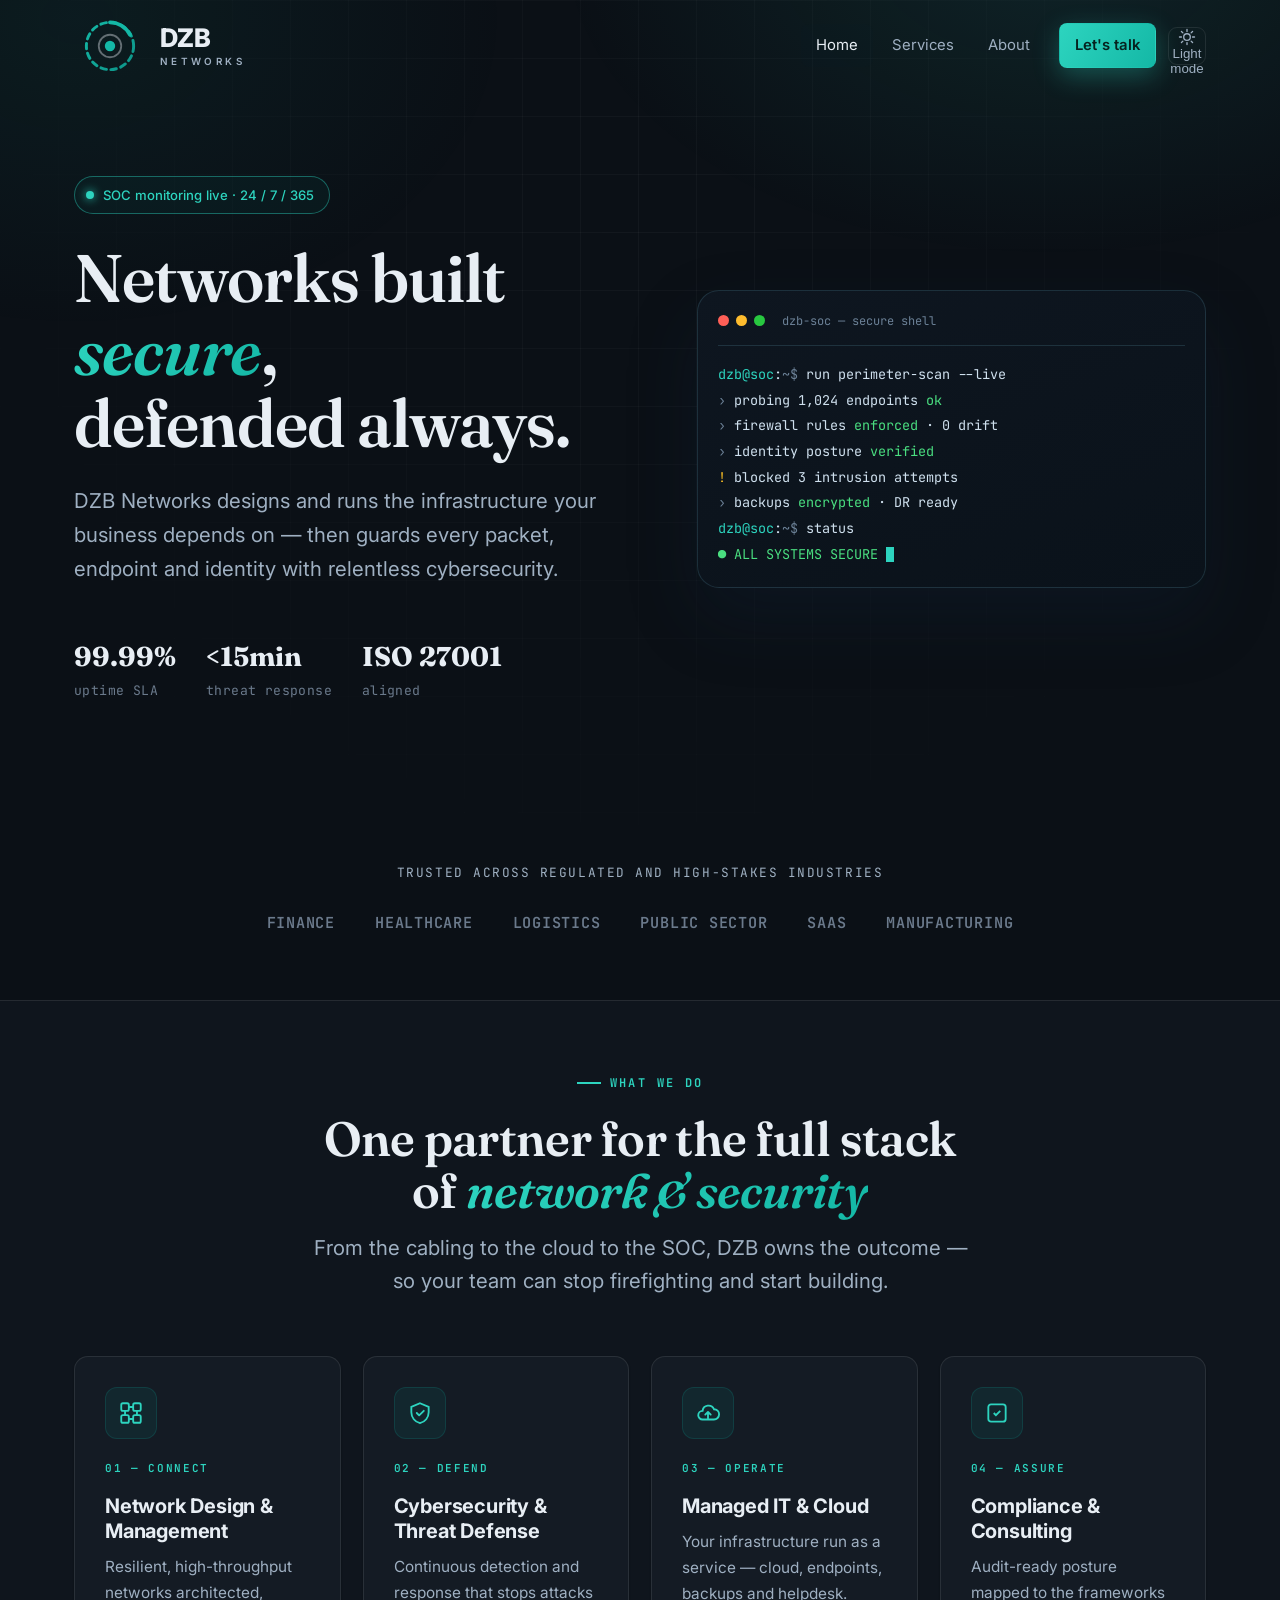
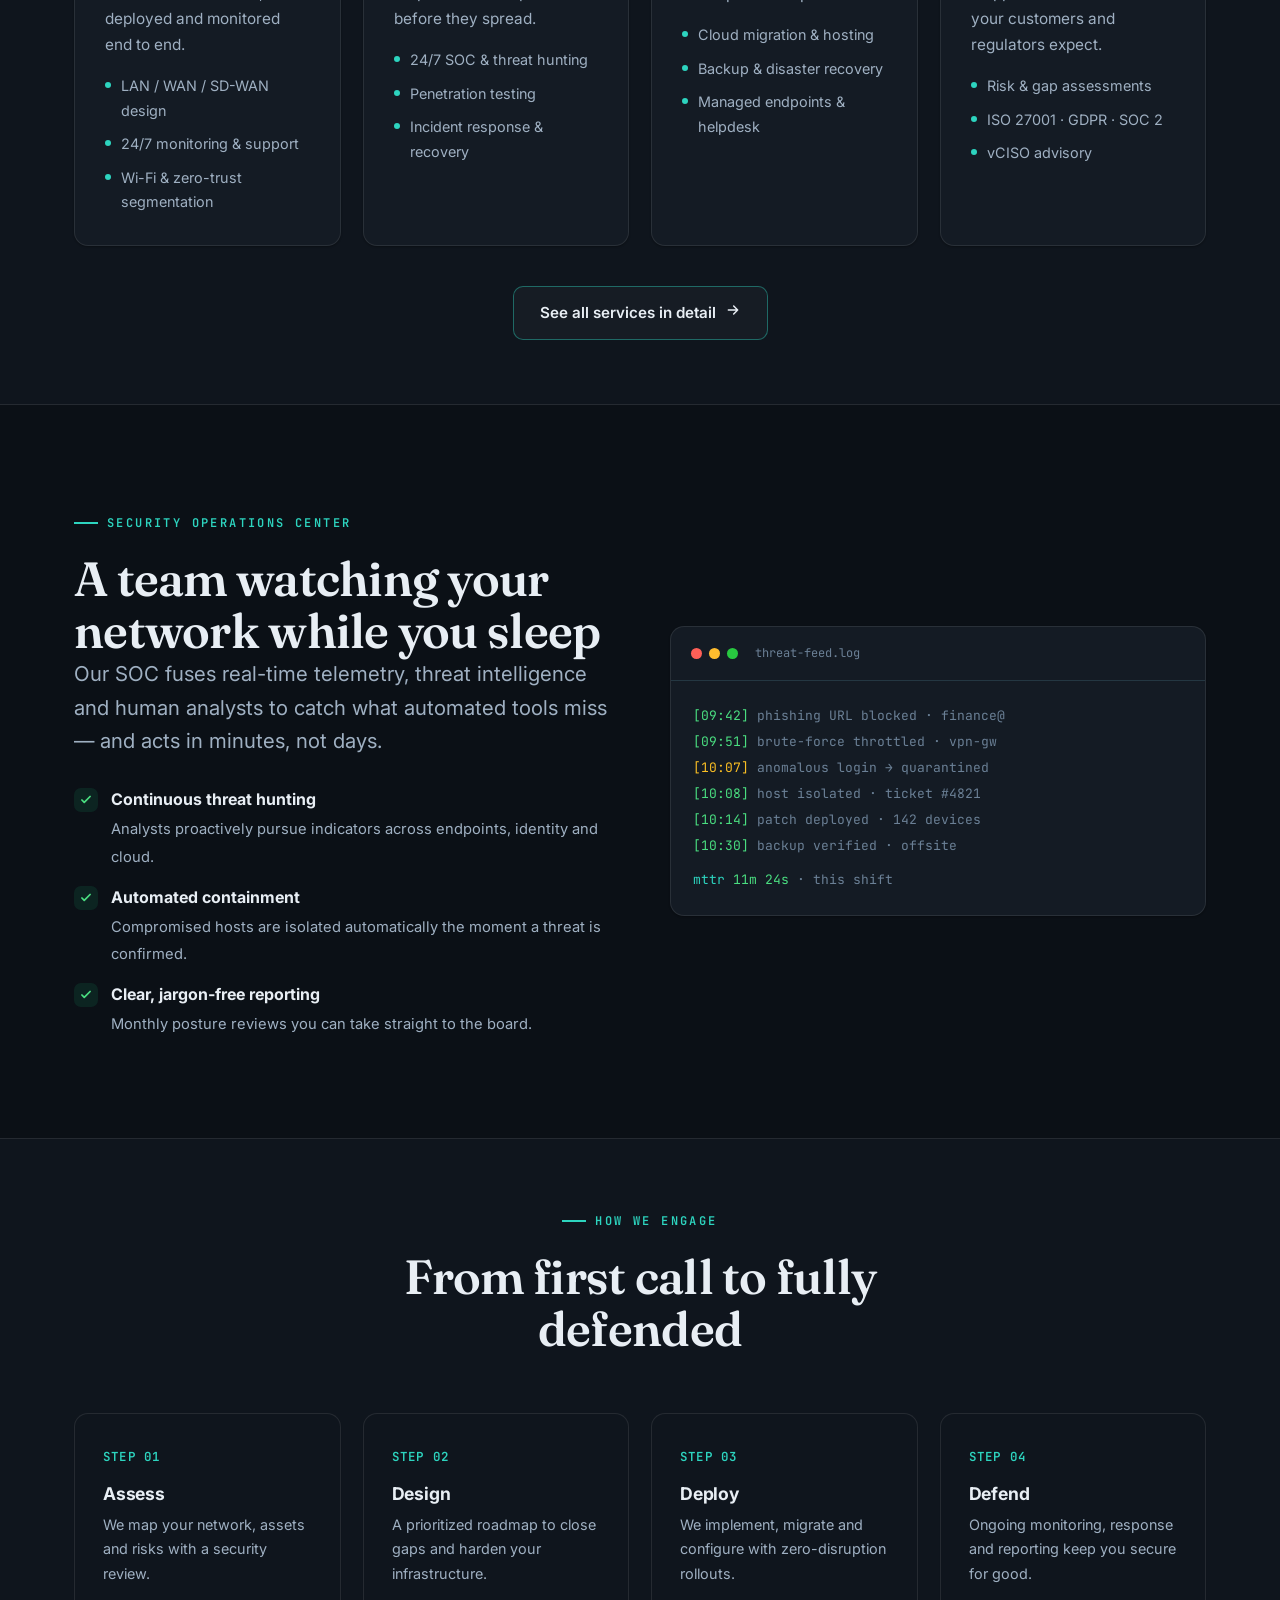
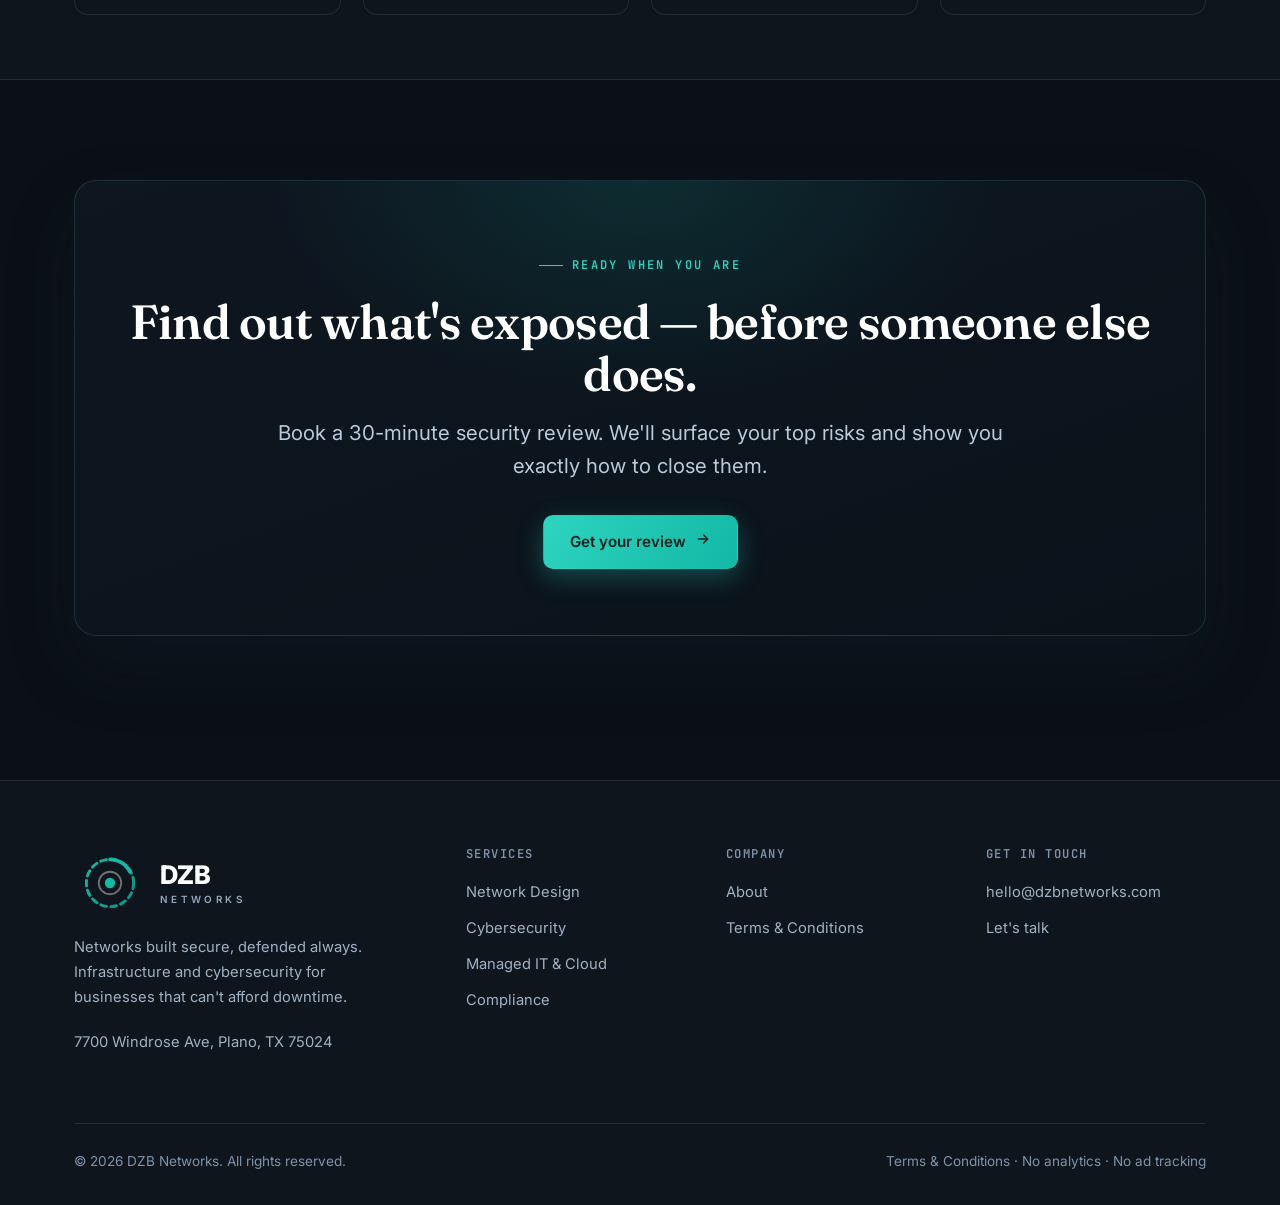
<file: index.html>
<!DOCTYPE html>
<html lang="en">
<head>
  <meta charset="UTF-8" />
  <meta name="viewport" content="width=device-width, initial-scale=1.0" />
  <title>DZB Networks — Networks Built Secure, Defended Always</title>
  <meta name="description" content="DZB Networks designs resilient networks and defends them with 24/7 cybersecurity, managed IT, and compliance expertise. Secure infrastructure for modern business." />
  <link rel="preconnect" href="https://fonts.googleapis.com" />
  <link rel="preconnect" href="https://fonts.gstatic.com" crossorigin />
  <link href="https://fonts.googleapis.com/css2?family=Fraunces:ital,opsz,wght@0,9..144,400;0,9..144,500;0,9..144,600;1,9..144,500;1,9..144,600&family=Inter:wght@400;500;600;700;800&family=JetBrains+Mono:wght@400;500;600&display=swap" rel="stylesheet" />
  <link rel="stylesheet" href="css/style.css" id="theme-css" />
  <script>(function(){try{var t=sessionStorage.getItem("dzb-theme");if(t){document.getElementById("theme-css").href=(t==="light"?"css/style-light.css":"css/style.css");}}catch(e){}})();</script>
  <link rel="icon" href="data:image/svg+xml,%3Csvg xmlns='http://www.w3.org/2000/svg' viewBox='0 0 32 32'%3E%3Ccircle cx='16' cy='16' r='11' fill='none' stroke='%2314b8a6' stroke-width='2.6' stroke-dasharray='3.2 2.6' stroke-linecap='round'/%3E%3Ccircle cx='16' cy='16' r='3' fill='%2314b8a6'/%3E%3C/svg%3E" />
</head>
<body>

  <!-- NAV -->
  <header class="nav">
    <div class="container">
      <a href="index.html" class="brand">
        <span class="logo-mark">
          <svg viewBox="0 0 64 64" fill="none" aria-hidden="true"><circle cx="32" cy="32" r="21" stroke="url(#scn1)" stroke-width="2.6" stroke-dasharray="5 4" stroke-linecap="round"/><path d="M32 11 A21 21 0 0 1 49.8 22" stroke="#14b8a6" stroke-width="3.4" stroke-linecap="round"/><circle cx="32" cy="32" r="10" stroke="currentColor" stroke-width="1.6" opacity="0.4"/><circle cx="32" cy="32" r="4.6" fill="#14b8a6"/><defs><linearGradient id="scn1" x1="11" y1="11" x2="53" y2="53" gradientUnits="userSpaceOnUse"><stop stop-color="#14b8a6"/><stop offset="1" stop-color="#0d9488"/></linearGradient></defs></svg>
        </span>
        <span><b>DZB</b> <span class="dim">Networks</span></span>
      </a>
      <nav class="nav-links">
        <a href="index.html" class="active">Home</a>
        <a href="services.html">Services</a>
        <a href="about.html">About</a>
        <a href="contact.html" class="btn btn-primary nav-cta">Let's talk</a>
        <button class="theme-toggle" id="theme-btn" type="button" aria-label="Toggle theme" title="Toggle light / dark"></button>
      </nav>
      <button class="nav-toggle" aria-label="Menu">
        <svg viewBox="0 0 24 24" fill="none" stroke="currentColor" stroke-width="2"><path d="M3 6h18M3 12h18M3 18h18" stroke-linecap="round"/></svg>
      </button>
    </div>
  </header>

  <main>
    <!-- HERO -->
    <section class="hero">
      <div class="container hero-grid">
        <div class="hero-copy">
          <span class="pill"><span class="dot"></span> SOC monitoring live · 24 / 7 / 365</span>
          <h1>Networks built <span class="gradient-text">secure</span>,<br />defended always.</h1>
          <p class="lead">DZB Networks designs and runs the infrastructure your business depends on — then guards every packet, endpoint and identity with relentless cybersecurity.</p>
          <div class="hero-badges">
            <div class="hero-badge"><b>99.99%</b><span>uptime SLA</span></div>
            <div class="hero-badge"><b>&lt;15min</b><span>threat response</span></div>
            <div class="hero-badge"><b>ISO 27001</b><span>aligned</span></div>
          </div>
        </div>
        <div class="hero-visual reveal">
          <div class="term-bar"><i></i><i></i><i></i><span>dzb-soc — secure shell</span></div>
          <div class="term">
            <div class="line"><span class="c-prompt">dzb@soc</span>:<span class="c-dim">~$</span> run perimeter-scan --live</div>
            <div class="line"><span class="c-dim">›</span> probing 1,024 endpoints<span class="c-ok"> ok</span></div>
            <div class="line"><span class="c-dim">›</span> firewall rules <span class="c-ok">enforced</span> · 0 drift</div>
            <div class="line"><span class="c-dim">›</span> identity posture <span class="c-ok">verified</span></div>
            <div class="line"><span class="c-warn">!</span> blocked 3 intrusion attempts</div>
            <div class="line"><span class="c-dim">›</span> backups <span class="c-ok">encrypted</span> · DR ready</div>
            <div class="line"><span class="c-prompt">dzb@soc</span>:<span class="c-dim">~$</span> status</div>
            <div class="line"><span class="c-ok">● ALL SYSTEMS SECURE</span> <span class="cursor"></span></div>
          </div>
        </div>
      </div>
    </section>

    <!-- TRUST STRIP -->
    <section class="section-sm">
      <div class="container">
        <p class="center muted" style="font-family:var(--mono);font-size:0.8rem;letter-spacing:0.12em;text-transform:uppercase;margin-bottom:26px;">Trusted across regulated and high-stakes industries</p>
        <div class="logo-strip">
          <span class="lg">FINANCE</span><span class="lg">HEALTHCARE</span><span class="lg">LOGISTICS</span><span class="lg">PUBLIC SECTOR</span><span class="lg">SAAS</span><span class="lg">MANUFACTURING</span>
        </div>
      </div>
    </section>

    <!-- SERVICES -->
    <section class="section-sm" id="services" style="background:var(--bg-alt);border-top:1px solid var(--border);border-bottom:1px solid var(--border);">
      <div class="container">
        <div class="section-head center reveal">
          <span class="eyebrow">What we do</span>
          <h2>One partner for the full stack of <span class="gradient-text">network &amp; security</span></h2>
          <p class="lead center" style="margin:14px auto 0;">From the cabling to the cloud to the SOC, DZB owns the outcome — so your team can stop firefighting and start building.</p>
        </div>
        <div class="grid grid-4">
          <article class="card reveal">
            <div class="icon"><svg viewBox="0 0 24 24" fill="none" stroke="currentColor" stroke-width="1.7"><rect x="3" y="3" width="7" height="7" rx="1.5"/><rect x="14" y="3" width="7" height="7" rx="1.5"/><rect x="3" y="14" width="7" height="7" rx="1.5"/><rect x="14" y="14" width="7" height="7" rx="1.5"/><path d="M10 6.5h4M6.5 10v4M17.5 10v4M10 17.5h4" stroke-linecap="round"/></svg></div>
            <span class="card-tag">01 — Connect</span>
            <h3>Network Design &amp; Management</h3>
            <p>Resilient, high-throughput networks architected, deployed and monitored end to end.</p>
            <ul class="card-list"><li>LAN / WAN / SD-WAN design</li><li>24/7 monitoring &amp; support</li><li>Wi-Fi &amp; zero-trust segmentation</li></ul>
          </article>
          <article class="card reveal">
            <div class="icon"><svg viewBox="0 0 24 24" fill="none" stroke="currentColor" stroke-width="1.7"><path d="M12 3l8 3.4v5c0 4.8-3.3 8.9-8 10-4.7-1.1-8-5.2-8-10v-5z"/><path d="M9 12l2.2 2.2L15.5 10" stroke-linecap="round" stroke-linejoin="round"/></svg></div>
            <span class="card-tag">02 — Defend</span>
            <h3>Cybersecurity &amp; Threat Defense</h3>
            <p>Continuous detection and response that stops attacks before they spread.</p>
            <ul class="card-list"><li>24/7 SOC &amp; threat hunting</li><li>Penetration testing</li><li>Incident response &amp; recovery</li></ul>
          </article>
          <article class="card reveal">
            <div class="icon"><svg viewBox="0 0 24 24" fill="none" stroke="currentColor" stroke-width="1.7"><path d="M7 18a4 4 0 010-8 5.5 5.5 0 0110.5-1.5A4.5 4.5 0 1117.5 18z"/><path d="M12 11v6M9.5 13.5L12 11l2.5 2.5" stroke-linecap="round" stroke-linejoin="round"/></svg></div>
            <span class="card-tag">03 — Operate</span>
            <h3>Managed IT &amp; Cloud</h3>
            <p>Your infrastructure run as a service — cloud, endpoints, backups and helpdesk.</p>
            <ul class="card-list"><li>Cloud migration &amp; hosting</li><li>Backup &amp; disaster recovery</li><li>Managed endpoints &amp; helpdesk</li></ul>
          </article>
          <article class="card reveal">
            <div class="icon"><svg viewBox="0 0 24 24" fill="none" stroke="currentColor" stroke-width="1.7"><path d="M9 12l2 2 4-4"/><rect x="4" y="4" width="16" height="16" rx="2.5"/></svg></div>
            <span class="card-tag">04 — Assure</span>
            <h3>Compliance &amp; Consulting</h3>
            <p>Audit-ready posture mapped to the frameworks your customers and regulators expect.</p>
            <ul class="card-list"><li>Risk &amp; gap assessments</li><li>ISO 27001 · GDPR · SOC 2</li><li>vCISO advisory</li></ul>
          </article>
        </div>
        <div class="center" style="margin-top:40px;">
          <a href="services.html" class="btn btn-ghost btn-arrow">See all services in detail <span class="btn-arrow"><svg width="16" height="16" viewBox="0 0 24 24" fill="none" stroke="currentColor" stroke-width="2.2"><path d="M5 12h14M13 6l6 6-6 6" stroke-linecap="round" stroke-linejoin="round"/></svg></span></a>
        </div>
      </div>
    </section>

    <!-- FEATURE: SOC -->
    <section class="section">
      <div class="container feature-row">
        <div class="feature-copy reveal">
          <span class="eyebrow">Security Operations Center</span>
          <h2>A team watching your network while you sleep</h2>
          <p class="lead">Our SOC fuses real-time telemetry, threat intelligence and human analysts to catch what automated tools miss — and acts in minutes, not days.</p>
          <ul class="check-list">
            <li><span class="ck"><svg viewBox="0 0 24 24" fill="none" stroke="currentColor" stroke-width="3"><path d="M5 12l4 4 10-10" stroke-linecap="round" stroke-linejoin="round"/></svg></span><div><b>Continuous threat hunting</b><span>Analysts proactively pursue indicators across endpoints, identity and cloud.</span></div></li>
            <li><span class="ck"><svg viewBox="0 0 24 24" fill="none" stroke="currentColor" stroke-width="3"><path d="M5 12l4 4 10-10" stroke-linecap="round" stroke-linejoin="round"/></svg></span><div><b>Automated containment</b><span>Compromised hosts are isolated automatically the moment a threat is confirmed.</span></div></li>
            <li><span class="ck"><svg viewBox="0 0 24 24" fill="none" stroke="currentColor" stroke-width="3"><path d="M5 12l4 4 10-10" stroke-linecap="round" stroke-linejoin="round"/></svg></span><div><b>Clear, jargon-free reporting</b><span>Monthly posture reviews you can take straight to the board.</span></div></li>
          </ul>
        </div>
        <div class="feature-visual reveal">
          <div class="card code-panel">
            <div class="term-bar"><i></i><i></i><i></i><span>threat-feed.log</span></div>
            <div style="padding:22px;font-family:var(--mono);font-size:13px;line-height:2;">
              <div><span class="c-ok">[09:42]</span> <span class="muted">phishing URL blocked · finance@</span></div>
              <div><span class="c-ok">[09:51]</span> <span class="muted">brute-force throttled · vpn-gw</span></div>
              <div><span class="c-warn">[10:07]</span> <span class="muted">anomalous login → quarantined</span></div>
              <div><span class="c-ok">[10:08]</span> <span class="muted">host isolated · ticket #4821</span></div>
              <div><span class="c-ok">[10:14]</span> <span class="muted">patch deployed · 142 devices</span></div>
              <div><span class="c-ok">[10:30]</span> <span class="muted">backup verified · offsite</span></div>
              <div style="margin-top:8px;"><span class="c-prompt">mttr</span> <span class="c-ok">11m 24s</span> <span class="muted">· this shift</span></div>
            </div>
          </div>
        </div>
      </div>
    </section>

    <!-- PROCESS -->
    <section class="section section-sm" style="background:var(--bg-alt);border-top:1px solid var(--border);border-bottom:1px solid var(--border);">
      <div class="container">
        <div class="section-head center reveal">
          <span class="eyebrow">How we engage</span>
          <h2>From first call to fully defended</h2>
        </div>
        <div class="steps">
          <div class="step reveal"><span class="num">STEP 01</span><h3>Assess</h3><p>We map your network, assets and risks with a security review.</p></div>
          <div class="step reveal"><span class="num">STEP 02</span><h3>Design</h3><p>A prioritized roadmap to close gaps and harden your infrastructure.</p></div>
          <div class="step reveal"><span class="num">STEP 03</span><h3>Deploy</h3><p>We implement, migrate and configure with zero-disruption rollouts.</p></div>
          <div class="step reveal"><span class="num">STEP 04</span><h3>Defend</h3><p>Ongoing monitoring, response and reporting keep you secure for good.</p></div>
        </div>
      </div>
    </section>

    <!-- CTA -->
    <section class="section">
      <div class="container">
        <div class="cta reveal">
          <span class="eyebrow" style="justify-content:center;">Ready when you are</span>
          <h2>Find out what's exposed — before someone else does.</h2>
          <p class="lead">Book a 30-minute security review. We'll surface your top risks and show you exactly how to close them.</p>
          <div class="hero-actions">
            <a href="contact.html" class="btn btn-primary btn-arrow">Get your review <span class="btn-arrow"><svg width="16" height="16" viewBox="0 0 24 24" fill="none" stroke="currentColor" stroke-width="2.2"><path d="M5 12h14M13 6l6 6-6 6" stroke-linecap="round" stroke-linejoin="round"/></svg></span></a>
          </div>
        </div>
      </div>
    </section>
  </main>

  <!-- FOOTER -->
  <footer class="footer">
    <div class="container">
      <div class="footer-grid">
        <div class="footer-brand">
          <a href="index.html" class="brand">
            <span class="logo-mark"><svg viewBox="0 0 64 64" fill="none" aria-hidden="true"><circle cx="32" cy="32" r="21" stroke="url(#scn2)" stroke-width="2.6" stroke-dasharray="5 4" stroke-linecap="round"/><path d="M32 11 A21 21 0 0 1 49.8 22" stroke="#14b8a6" stroke-width="3.4" stroke-linecap="round"/><circle cx="32" cy="32" r="10" stroke="currentColor" stroke-width="1.6" opacity="0.4"/><circle cx="32" cy="32" r="4.6" fill="#14b8a6"/><defs><linearGradient id="scn2" x1="11" y1="11" x2="53" y2="53" gradientUnits="userSpaceOnUse"><stop stop-color="#14b8a6"/><stop offset="1" stop-color="#0d9488"/></linearGradient></defs></svg></span>
            <span><b>DZB</b> <span class="dim">Networks</span></span>
          </a>
          <p>Networks built secure, defended always. Infrastructure and cybersecurity for businesses that can't afford downtime.</p>
          <p>7700 Windrose Ave, Plano, TX 75024</p>
        </div>
        <div>
          <h4>Services</h4>
          <div class="footer-links">
            <a href="services.html#network">Network Design</a>
            <a href="services.html#cybersecurity">Cybersecurity</a>
            <a href="services.html#managed-it">Managed IT &amp; Cloud</a>
            <a href="services.html#compliance">Compliance</a>
          </div>
        </div>
        <div>
          <h4>Company</h4>
          <div class="footer-links">
            <a href="about.html">About</a>
            <a href="terms.html">Terms &amp; Conditions</a>
          </div>
        </div>
        <div>
          <h4>Get in touch</h4>
          <div class="footer-links">
            <a href="mailto:hello@dzbnetworks.com">hello@dzbnetworks.com</a>
            <a href="contact.html">Let's talk</a>
          </div>
        </div>
      </div>
      <div class="footer-bottom">
        <p>© <span data-year>2026</span> DZB Networks. All rights reserved.</p>
        <p><a href="terms.html" style="color:inherit;">Terms &amp; Conditions</a> · No analytics · No ad tracking</p>
      </div>
    </div>
  </footer>

  <script src="js/main.js"></script>
</body>
</html>
</file>
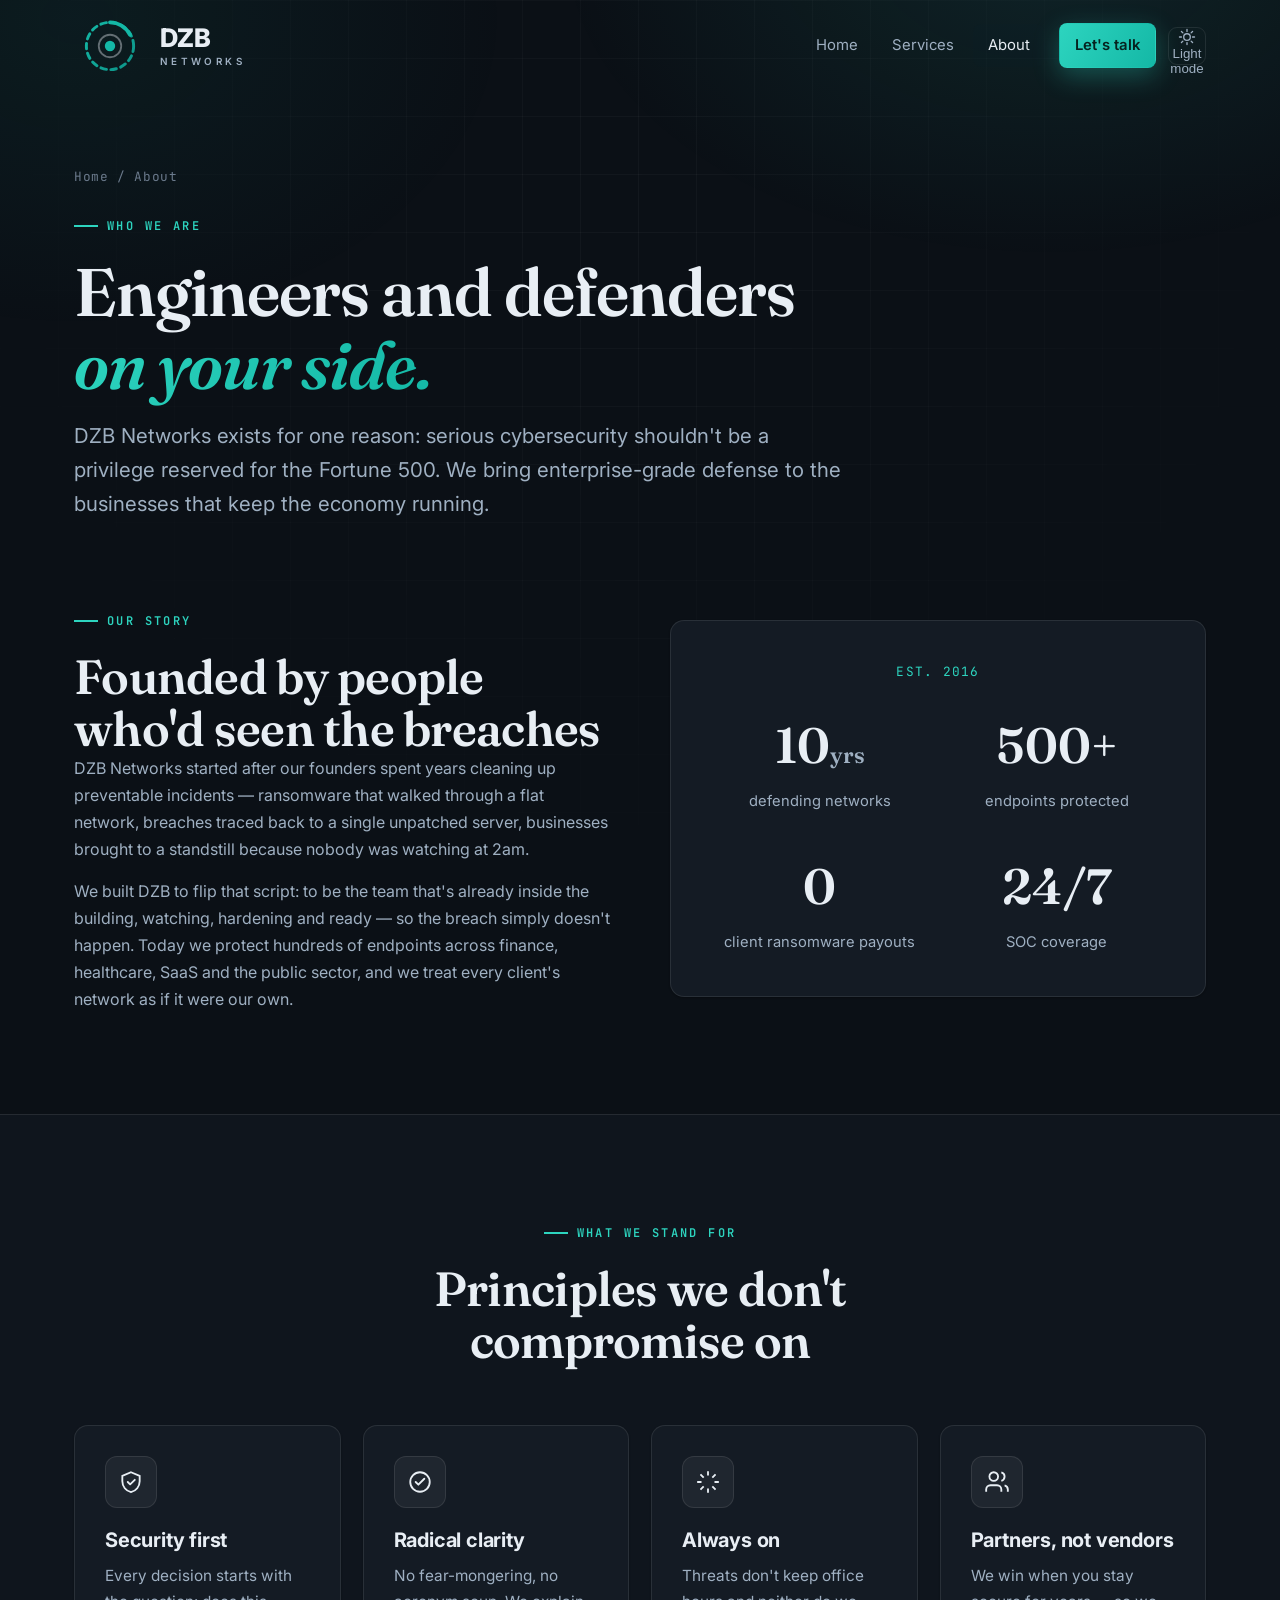
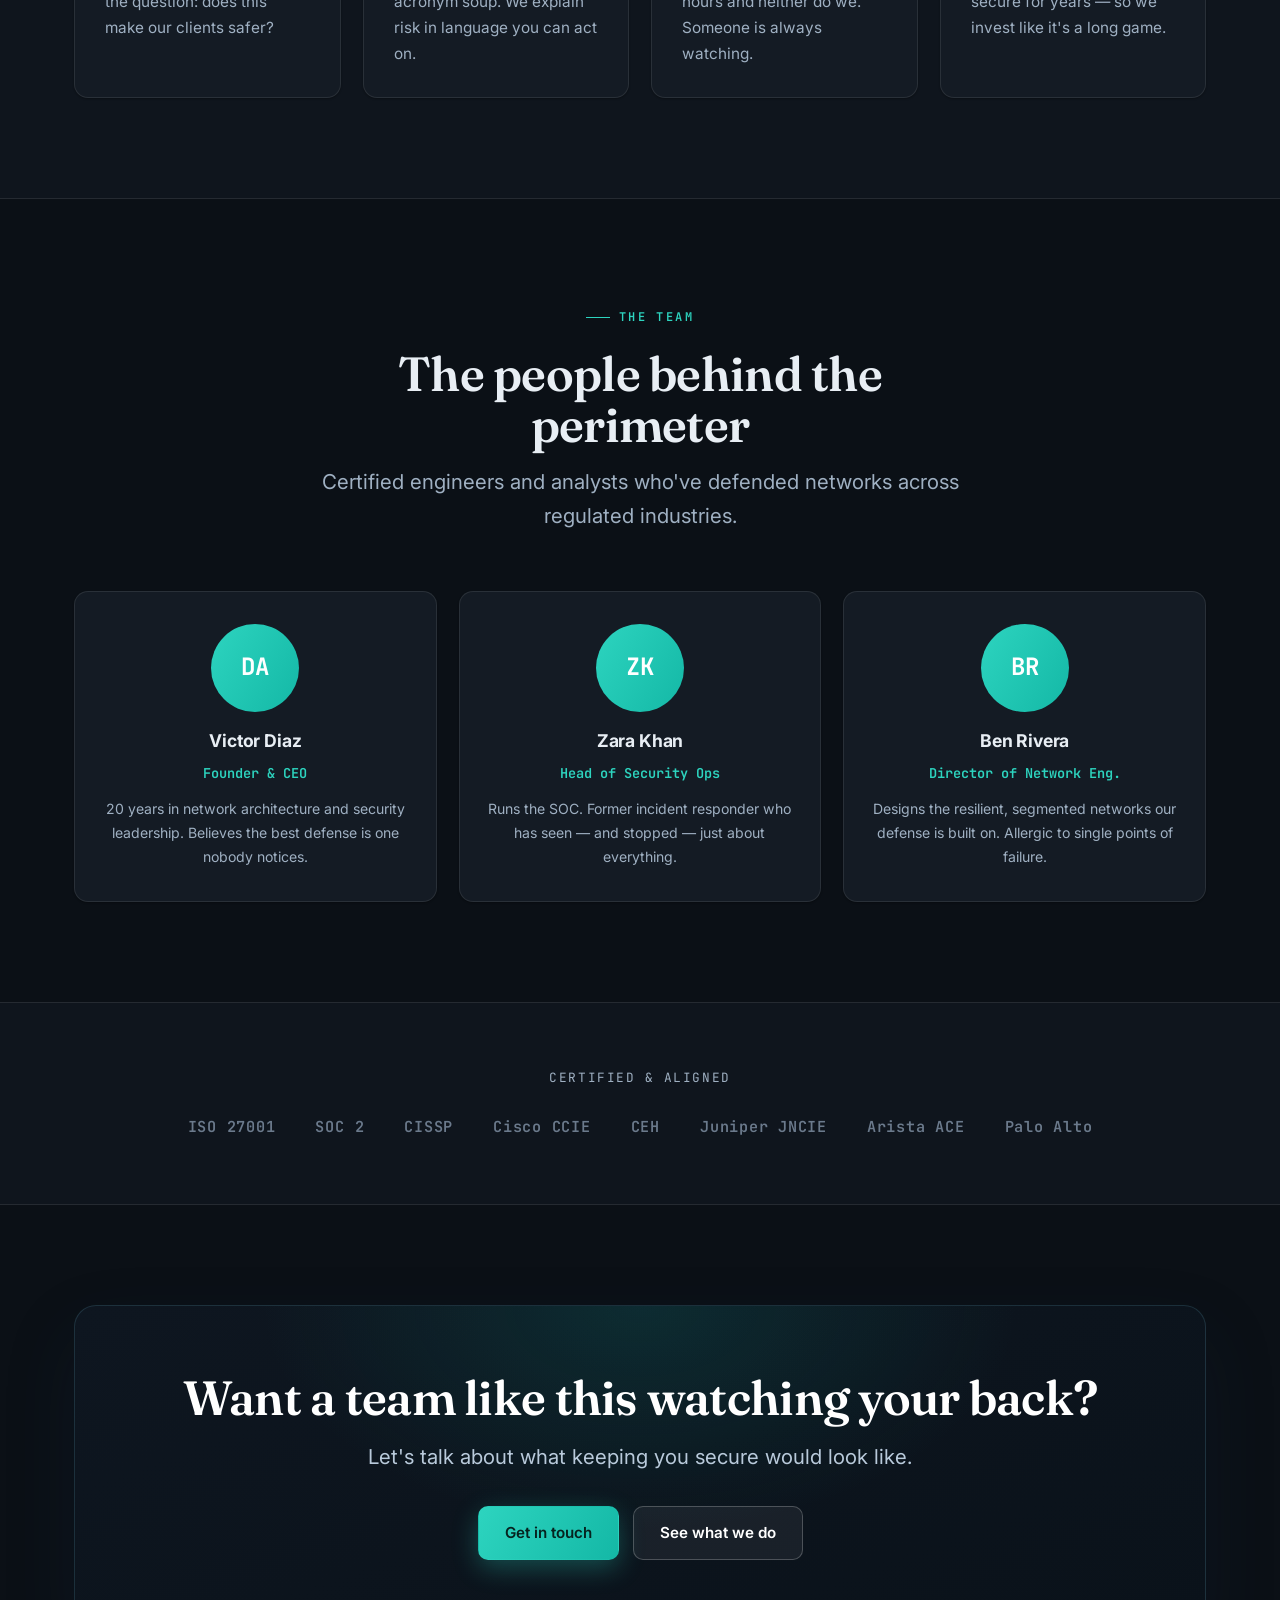
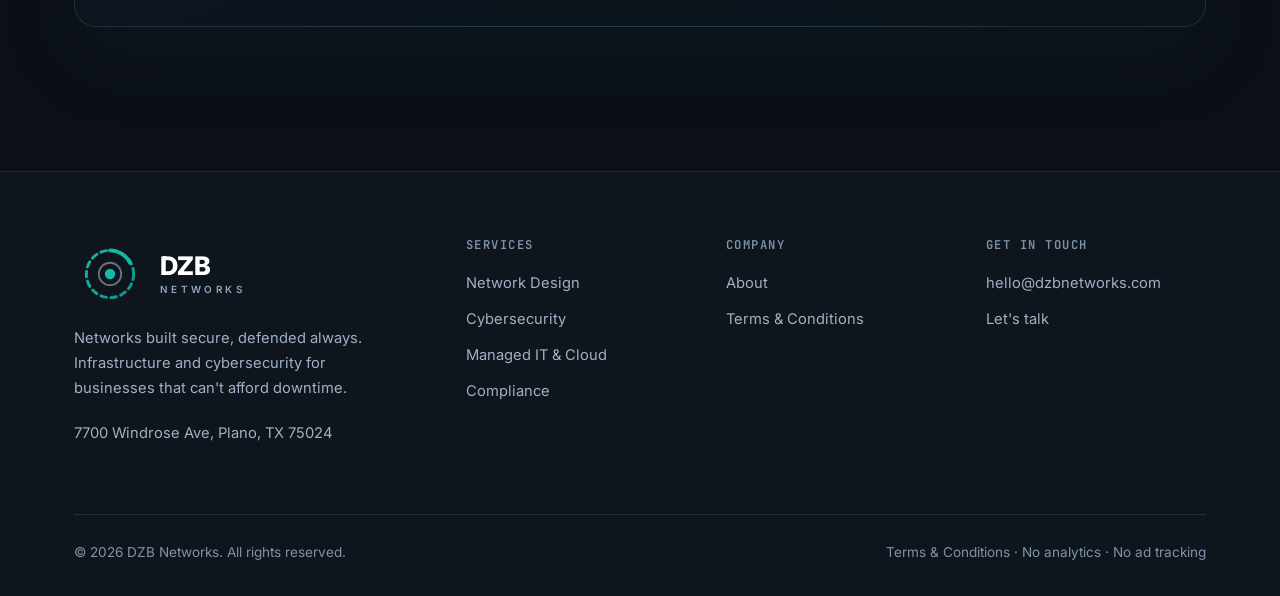
<file: about.html>
<!DOCTYPE html>
<html lang="en">
<head>
  <meta charset="UTF-8" />
  <meta name="viewport" content="width=device-width, initial-scale=1.0" />
  <title>About — DZB Networks</title>
  <meta name="description" content="DZB Networks is a team of network engineers and security analysts on a mission to make strong cybersecurity accessible to every business." />
  <link rel="preconnect" href="https://fonts.googleapis.com" />
  <link rel="preconnect" href="https://fonts.gstatic.com" crossorigin />
  <link href="https://fonts.googleapis.com/css2?family=Fraunces:ital,opsz,wght@0,9..144,400;0,9..144,500;0,9..144,600;1,9..144,500;1,9..144,600&family=Inter:wght@400;500;600;700;800&family=JetBrains+Mono:wght@400;500;600&display=swap" rel="stylesheet" />
  <link rel="stylesheet" href="css/style.css" id="theme-css" />
  <script>(function(){try{var t=sessionStorage.getItem("dzb-theme");if(t){document.getElementById("theme-css").href=(t==="light"?"css/style-light.css":"css/style.css");}}catch(e){}})();</script>
  <link rel="icon" href="data:image/svg+xml,%3Csvg xmlns='http://www.w3.org/2000/svg' viewBox='0 0 32 32'%3E%3Ccircle cx='16' cy='16' r='11' fill='none' stroke='%2314b8a6' stroke-width='2.6' stroke-dasharray='3.2 2.6' stroke-linecap='round'/%3E%3Ccircle cx='16' cy='16' r='3' fill='%2314b8a6'/%3E%3C/svg%3E" />
</head>
<body>
  <header class="nav">
    <div class="container">
      <a href="index.html" class="brand"><span class="logo-mark"><svg viewBox="0 0 64 64" fill="none" aria-hidden="true"><circle cx="32" cy="32" r="21" stroke="url(#scn7)" stroke-width="2.6" stroke-dasharray="5 4" stroke-linecap="round"/><path d="M32 11 A21 21 0 0 1 49.8 22" stroke="#14b8a6" stroke-width="3.4" stroke-linecap="round"/><circle cx="32" cy="32" r="10" stroke="currentColor" stroke-width="1.6" opacity="0.4"/><circle cx="32" cy="32" r="4.6" fill="#14b8a6"/><defs><linearGradient id="scn7" x1="11" y1="11" x2="53" y2="53" gradientUnits="userSpaceOnUse"><stop stop-color="#14b8a6"/><stop offset="1" stop-color="#0d9488"/></linearGradient></defs></svg></span><span><b>DZB</b> <span class="dim">Networks</span></span></a>
      <nav class="nav-links">
        <a href="index.html">Home</a>
        <a href="services.html">Services</a>
        <a href="about.html" class="active">About</a>
        <a href="contact.html" class="btn btn-primary nav-cta">Let's talk</a>
        <button class="theme-toggle" id="theme-btn" type="button" aria-label="Toggle theme" title="Toggle light / dark"></button>
      </nav>
      <button class="nav-toggle" aria-label="Menu"><svg viewBox="0 0 24 24" fill="none" stroke="currentColor" stroke-width="2"><path d="M3 6h18M3 12h18M3 18h18" stroke-linecap="round"/></svg></button>
    </div>
  </header>

  <main>
    <section class="page-head">
      <div class="container">
        <div class="breadcrumb"><a href="index.html">Home</a> / About</div>
        <span class="eyebrow">Who we are</span>
        <h1>Engineers and defenders<br /><span class="gradient-text">on your side.</span></h1>
        <p class="lead">DZB Networks exists for one reason: serious cybersecurity shouldn't be a privilege reserved for the Fortune 500. We bring enterprise-grade defense to the businesses that keep the economy running.</p>
      </div>
    </section>

    <section class="section" style="padding-top:30px;">
      <div class="container feature-row">
        <div class="feature-copy reveal">
          <span class="eyebrow">Our story</span>
          <h2>Founded by people who'd seen the breaches</h2>
          <p class="muted">DZB Networks started after our founders spent years cleaning up preventable incidents — ransomware that walked through a flat network, breaches traced back to a single unpatched server, businesses brought to a standstill because nobody was watching at 2am.</p>
          <p class="muted" style="margin-top:14px;">We built DZB to flip that script: to be the team that's already inside the building, watching, hardening and ready — so the breach simply doesn't happen. Today we protect hundreds of endpoints across finance, healthcare, SaaS and the public sector, and we treat every client's network as if it were our own.</p>
        </div>
        <div class="feature-visual reveal">
          <article class="card" style="text-align:center;padding:40px;">
            <div style="font-family:var(--mono);color:var(--teal-deep);letter-spacing:0.1em;font-size:0.8rem;margin-bottom:8px;">EST. 2016</div>
            <div class="stats-grid" style="grid-template-columns:1fr 1fr;gap:30px 20px;margin-top:20px;">
              <div class="stat"><b>10<span style="font-size:1.4rem;">yrs</span></b><span>defending networks</span></div>
              <div class="stat"><b>500+</b><span>endpoints protected</span></div>
              <div class="stat"><b>0</b><span>client ransomware payouts</span></div>
              <div class="stat"><b>24/7</b><span>SOC coverage</span></div>
            </div>
          </article>
        </div>
      </div>
    </section>

    <!-- Values -->
    <section class="section" style="background:var(--bg-alt);border-top:1px solid var(--border);border-bottom:1px solid var(--border);">
      <div class="container">
        <div class="section-head center reveal">
          <span class="eyebrow">What we stand for</span>
          <h2>Principles we don't compromise on</h2>
        </div>
        <div class="grid grid-4">
          <article class="card value-card reveal"><div class="icon"><svg viewBox="0 0 24 24" fill="none" stroke="currentColor" stroke-width="1.7"><path d="M12 3l8 3.4v5c0 4.8-3.3 8.9-8 10-4.7-1.1-8-5.2-8-10v-5z"/><path d="M9 12l2.2 2.2L15.5 10" stroke-linecap="round" stroke-linejoin="round"/></svg></div><h3>Security first</h3><p>Every decision starts with the question: does this make our clients safer?</p></article>
          <article class="card value-card reveal"><div class="icon"><svg viewBox="0 0 24 24" fill="none" stroke="currentColor" stroke-width="1.7"><circle cx="12" cy="12" r="9"/><path d="M8 12l2.5 2.5L16 9" stroke-linecap="round" stroke-linejoin="round"/></svg></div><h3>Radical clarity</h3><p>No fear-mongering, no acronym soup. We explain risk in language you can act on.</p></article>
          <article class="card value-card reveal"><div class="icon"><svg viewBox="0 0 24 24" fill="none" stroke="currentColor" stroke-width="1.7"><path d="M12 2v4M12 18v4M2 12h4M18 12h4M5 5l3 3M16 16l3 3M19 5l-3 3M8 16l-3 3"/></svg></div><h3>Always on</h3><p>Threats don't keep office hours and neither do we. Someone is always watching.</p></article>
          <article class="card value-card reveal"><div class="icon"><svg viewBox="0 0 24 24" fill="none" stroke="currentColor" stroke-width="1.7"><path d="M16 21v-2a4 4 0 00-4-4H6a4 4 0 00-4 4v2M9 11a4 4 0 100-8 4 4 0 000 8zM22 21v-2a4 4 0 00-3-3.87M16 3.13a4 4 0 010 7.75"/></svg></div><h3>Partners, not vendors</h3><p>We win when you stay secure for years — so we invest like it's a long game.</p></article>
        </div>
      </div>
    </section>

    <!-- Team -->
    <section class="section">
      <div class="container">
        <div class="section-head center reveal">
          <span class="eyebrow">The team</span>
          <h2>The people behind the perimeter</h2>
          <p class="lead center" style="margin:14px auto 0;">Certified engineers and analysts who've defended networks across regulated industries.</p>
        </div>
        <div class="team-grid">
          <article class="card team-card reveal"><div class="team-avatar">DA</div><h3>Victor Diaz</h3><div class="role">Founder &amp; CEO</div><p>20 years in network architecture and security leadership. Believes the best defense is one nobody notices.</p></article>
          <article class="card team-card reveal"><div class="team-avatar">ZK</div><h3>Zara Khan</h3><div class="role">Head of Security Ops</div><p>Runs the SOC. Former incident responder who has seen — and stopped — just about everything.</p></article>
          <article class="card team-card reveal"><div class="team-avatar">BR</div><h3>Ben Rivera</h3><div class="role">Director of Network Eng.</div><p>Designs the resilient, segmented networks our defense is built on. Allergic to single points of failure.</p></article>
        </div>
      </div>
    </section>

    <!-- Certs -->
    <section class="section section-sm" style="background:var(--bg-alt);border-top:1px solid var(--border);border-bottom:1px solid var(--border);">
      <div class="container">
        <p class="center muted" style="font-family:var(--mono);font-size:0.8rem;letter-spacing:0.12em;text-transform:uppercase;margin-bottom:26px;">Certified &amp; aligned</p>
        <div class="logo-strip">
          <span class="lg">ISO 27001</span><span class="lg">SOC 2</span><span class="lg">CISSP</span><span class="lg">Cisco CCIE</span><span class="lg">CEH</span><span class="lg">Juniper JNCIE</span><span class="lg">Arista ACE</span><span class="lg">Palo Alto</span>
        </div>
      </div>
    </section>

    <section class="section">
      <div class="container">
        <div class="cta reveal">
          <h2>Want a team like this watching your back?</h2>
          <p class="lead">Let's talk about what keeping you secure would look like.</p>
          <div class="hero-actions"><a href="contact.html" class="btn btn-primary">Get in touch</a><a href="services.html" class="btn btn-ghost">See what we do</a></div>
        </div>
      </div>
    </section>
  </main>

  <footer class="footer">
    <div class="container">
      <div class="footer-grid">
        <div class="footer-brand">
          <a href="index.html" class="brand"><span class="logo-mark"><svg viewBox="0 0 64 64" fill="none" aria-hidden="true"><circle cx="32" cy="32" r="21" stroke="url(#scn8)" stroke-width="2.6" stroke-dasharray="5 4" stroke-linecap="round"/><path d="M32 11 A21 21 0 0 1 49.8 22" stroke="#14b8a6" stroke-width="3.4" stroke-linecap="round"/><circle cx="32" cy="32" r="10" stroke="currentColor" stroke-width="1.6" opacity="0.4"/><circle cx="32" cy="32" r="4.6" fill="#14b8a6"/><defs><linearGradient id="scn8" x1="11" y1="11" x2="53" y2="53" gradientUnits="userSpaceOnUse"><stop stop-color="#14b8a6"/><stop offset="1" stop-color="#0d9488"/></linearGradient></defs></svg></span><span><b>DZB</b> <span class="dim">Networks</span></span></a>
          <p>Networks built secure, defended always. Infrastructure and cybersecurity for businesses that can't afford downtime.</p><p>7700 Windrose Ave, Plano, TX 75024</p>
        </div>
        <div><h4>Services</h4><div class="footer-links"><a href="services.html#network">Network Design</a><a href="services.html#cybersecurity">Cybersecurity</a><a href="services.html#managed-it">Managed IT &amp; Cloud</a><a href="services.html#compliance">Compliance</a></div></div>
        <div><h4>Company</h4><div class="footer-links"><a href="about.html">About</a><a href="terms.html">Terms &amp; Conditions</a></div></div>
        <div><h4>Get in touch</h4><div class="footer-links"><a href="mailto:hello@dzbnetworks.com">hello@dzbnetworks.com</a><a href="contact.html">Let's talk</a></div></div>
      </div>
      <div class="footer-bottom"><p>© <span data-year>2026</span> DZB Networks. All rights reserved.</p><p><a href="terms.html" style="color:inherit;">Terms &amp; Conditions</a> · No analytics · No ad tracking</p></div>
    </div>
  </footer>
  <script src="js/main.js"></script>
</body>
</html>
</file>
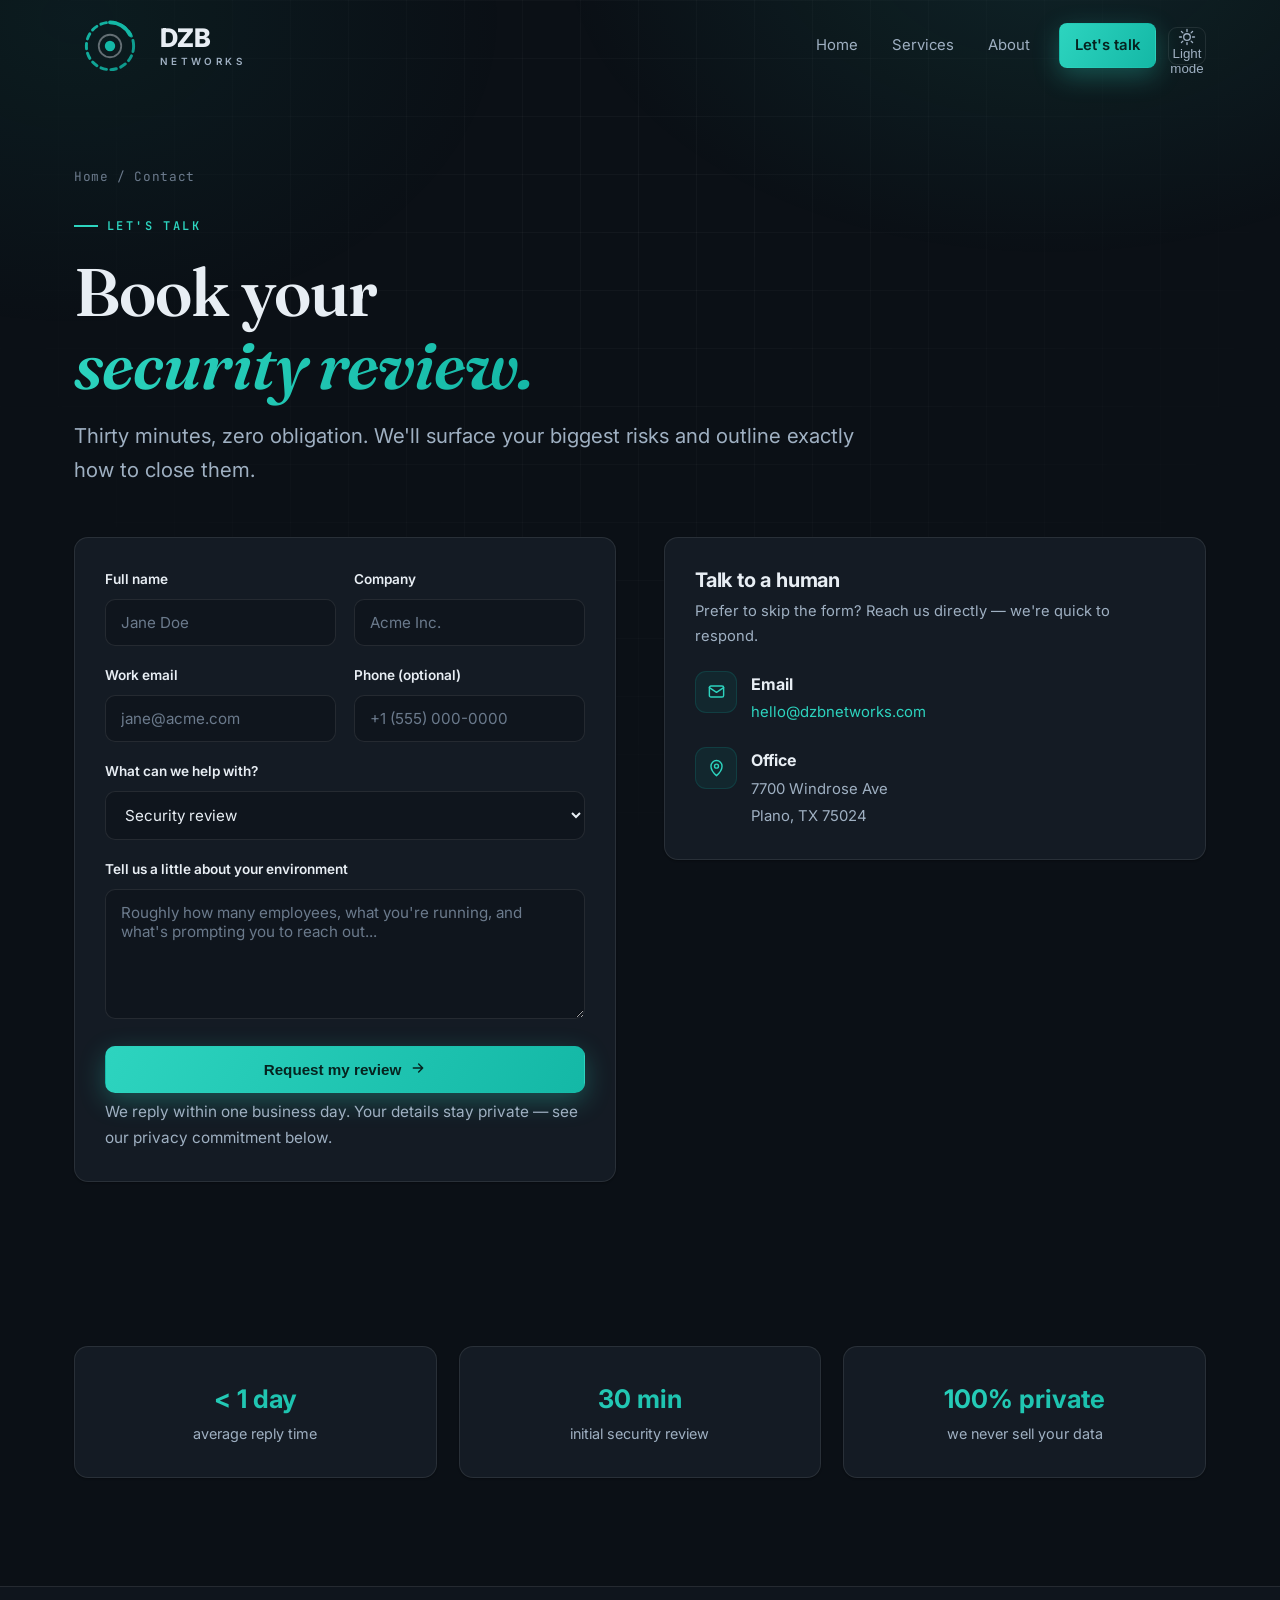
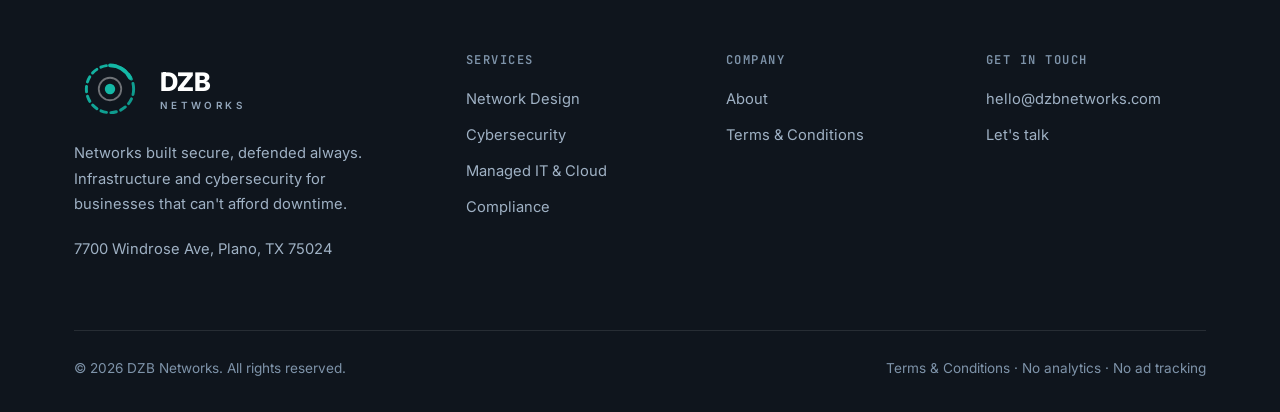
<file: contact.html>
<!DOCTYPE html>
<html lang="en">
<head>
  <meta charset="UTF-8" />
  <meta name="viewport" content="width=device-width, initial-scale=1.0" />
  <title>Contact — DZB Networks</title>
  <meta name="description" content="Book a security review or get in touch with the DZB Networks team. We reply within one business day." />
  <link rel="preconnect" href="https://fonts.googleapis.com" />
  <link rel="preconnect" href="https://fonts.gstatic.com" crossorigin />
  <link href="https://fonts.googleapis.com/css2?family=Fraunces:ital,opsz,wght@0,9..144,400;0,9..144,500;0,9..144,600;1,9..144,500;1,9..144,600&family=Inter:wght@400;500;600;700;800&family=JetBrains+Mono:wght@400;500;600&display=swap" rel="stylesheet" />
  <link rel="stylesheet" href="css/style.css" id="theme-css" />
  <script>(function(){try{var t=sessionStorage.getItem("dzb-theme");if(t){document.getElementById("theme-css").href=(t==="light"?"css/style-light.css":"css/style.css");}}catch(e){}})();</script>
  <link rel="icon" href="data:image/svg+xml,%3Csvg xmlns='http://www.w3.org/2000/svg' viewBox='0 0 32 32'%3E%3Ccircle cx='16' cy='16' r='11' fill='none' stroke='%2314b8a6' stroke-width='2.6' stroke-dasharray='3.2 2.6' stroke-linecap='round'/%3E%3Ccircle cx='16' cy='16' r='3' fill='%2314b8a6'/%3E%3C/svg%3E" />
</head>
<body>
  <header class="nav">
    <div class="container">
      <a href="index.html" class="brand"><span class="logo-mark"><svg viewBox="0 0 64 64" fill="none" aria-hidden="true"><circle cx="32" cy="32" r="21" stroke="url(#scn9)" stroke-width="2.6" stroke-dasharray="5 4" stroke-linecap="round"/><path d="M32 11 A21 21 0 0 1 49.8 22" stroke="#14b8a6" stroke-width="3.4" stroke-linecap="round"/><circle cx="32" cy="32" r="10" stroke="currentColor" stroke-width="1.6" opacity="0.4"/><circle cx="32" cy="32" r="4.6" fill="#14b8a6"/><defs><linearGradient id="scn9" x1="11" y1="11" x2="53" y2="53" gradientUnits="userSpaceOnUse"><stop stop-color="#14b8a6"/><stop offset="1" stop-color="#0d9488"/></linearGradient></defs></svg></span><span><b>DZB</b> <span class="dim">Networks</span></span></a>
      <nav class="nav-links">
        <a href="index.html">Home</a>
        <a href="services.html">Services</a>
        <a href="about.html">About</a>
        <a href="contact.html" class="btn btn-primary nav-cta active">Let's talk</a>
        <button class="theme-toggle" id="theme-btn" type="button" aria-label="Toggle theme" title="Toggle light / dark"></button>
      </nav>
      <button class="nav-toggle" aria-label="Menu"><svg viewBox="0 0 24 24" fill="none" stroke="currentColor" stroke-width="2"><path d="M3 6h18M3 12h18M3 18h18" stroke-linecap="round"/></svg></button>
    </div>
  </header>

  <main>
    <section class="page-head" style="padding-bottom:20px;">
      <div class="container">
        <div class="breadcrumb"><a href="index.html">Home</a> / Contact</div>
        <span class="eyebrow">Let's talk</span>
        <h1>Book your<br /><span class="gradient-text">security review.</span></h1>
        <p class="lead">Thirty minutes, zero obligation. We'll surface your biggest risks and outline exactly how to close them.</p>
      </div>
    </section>

    <section class="section" style="padding-top:30px;">
      <div class="container contact-grid">
        <div class="card reveal">
          <form id="contact-form" action="https://usebasin.com/f/acd299edf5c7" method="POST">
            <div class="grid grid-2" style="gap:0 18px;">
              <div class="form-field"><label for="name">Full name</label><input id="name" name="name" type="text" placeholder="Jane Doe" required /></div>
              <div class="form-field"><label for="company">Company</label><input id="company" name="company" type="text" placeholder="Acme Inc." /></div>
            </div>
            <div class="grid grid-2" style="gap:0 18px;">
              <div class="form-field"><label for="email">Work email</label><input id="email" name="email" type="email" placeholder="jane@acme.com" required /></div>
              <div class="form-field"><label for="phone">Phone (optional)</label><input id="phone" name="phone" type="tel" placeholder="+1 (555) 000-0000" /></div>
            </div>
            <div class="form-field"><label for="interest">What can we help with?</label>
              <select id="interest" name="interest">
                <option>Security review</option>
                <option>Network design &amp; management</option>
                <option>Cybersecurity &amp; threat defense</option>
                <option>Managed IT &amp; cloud</option>
                <option>Compliance &amp; consulting</option>
                <option>We're responding to an incident</option>
                <option>Something else</option>
              </select>
            </div>
            <div class="form-field"><label for="message">Tell us a little about your environment</label><textarea id="message" name="message" placeholder="Roughly how many employees, what you're running, and what's prompting you to reach out..."></textarea></div>
            <div class="cf-turnstile" data-sitekey="0x4AAAAAABx3zbCjd_ZR-hXj"></div>
            <button type="submit" class="btn btn-primary btn-arrow" style="width:100%;justify-content:center;">Request my review <span class="btn-arrow"><svg width="16" height="16" viewBox="0 0 24 24" fill="none" stroke="currentColor" stroke-width="2.2"><path d="M5 12h14M13 6l6 6-6 6" stroke-linecap="round" stroke-linejoin="round"/></svg></span></button>
            <p class="form-note form-status">We reply within one business day. Your details stay private — see our privacy commitment below.</p>
          </form>
        </div>
        <div class="contact-info-card reveal">
          <article class="card">
            <h3 style="margin-bottom:6px;">Talk to a human</h3>
            <p class="muted" style="font-size:0.92rem;margin-bottom:22px;">Prefer to skip the form? Reach us directly — we're quick to respond.</p>
            <div class="contact-info-card">
              <div class="contact-line"><span class="ci"><svg viewBox="0 0 24 24" fill="none" stroke="currentColor" stroke-width="1.8"><rect x="3" y="5" width="18" height="14" rx="2"/><path d="M3 7l9 6 9-6" stroke-linecap="round" stroke-linejoin="round"/></svg></span><div><b>Email</b><span><a href="mailto:hello@dzbnetworks.com" style="color:var(--teal-deep);">hello@dzbnetworks.com</a></span></div></div>
              <div class="contact-line"><span class="ci"><svg viewBox="0 0 24 24" fill="none" stroke="currentColor" stroke-width="1.8"><path d="M12 21s7-6.3 7-12a7 7 0 10-14 0c0 5.7 7 12 7 12z"/><circle cx="12" cy="9" r="2.5"/></svg></span><div><b>Office</b><span>7700 Windrose Ave<br />Plano, TX 75024</span></div></div>
            </div>
          </article>
        </div>
      </div>
    </section>
    <section class="section section-sm">
      <div class="container">
        <div class="grid grid-3">
          <div class="card reveal" style="text-align:center;"><b style="font-size:1.6rem;display:block;background:var(--accent-grad);-webkit-background-clip:text;background-clip:text;color:transparent;">&lt; 1 day</b><span class="muted" style="font-size:0.9rem;">average reply time</span></div>
          <div class="card reveal" style="text-align:center;"><b style="font-size:1.6rem;display:block;background:var(--accent-grad);-webkit-background-clip:text;background-clip:text;color:transparent;">30 min</b><span class="muted" style="font-size:0.9rem;">initial security review</span></div>
          <div class="card reveal" style="text-align:center;"><b style="font-size:1.6rem;display:block;background:var(--accent-grad);-webkit-background-clip:text;background-clip:text;color:transparent;">100% private</b><span class="muted" style="font-size:0.9rem;">we never sell your data</span></div>
        </div>
      </div>
    </section>
  </main>

  <footer class="footer">
    <div class="container">
      <div class="footer-grid">
        <div class="footer-brand">
          <a href="index.html" class="brand"><span class="logo-mark"><svg viewBox="0 0 64 64" fill="none" aria-hidden="true"><circle cx="32" cy="32" r="21" stroke="url(#scn10)" stroke-width="2.6" stroke-dasharray="5 4" stroke-linecap="round"/><path d="M32 11 A21 21 0 0 1 49.8 22" stroke="#14b8a6" stroke-width="3.4" stroke-linecap="round"/><circle cx="32" cy="32" r="10" stroke="currentColor" stroke-width="1.6" opacity="0.4"/><circle cx="32" cy="32" r="4.6" fill="#14b8a6"/><defs><linearGradient id="scn10" x1="11" y1="11" x2="53" y2="53" gradientUnits="userSpaceOnUse"><stop stop-color="#14b8a6"/><stop offset="1" stop-color="#0d9488"/></linearGradient></defs></svg></span><span><b>DZB</b> <span class="dim">Networks</span></span></a>
          <p>Networks built secure, defended always. Infrastructure and cybersecurity for businesses that can't afford downtime.</p><p>7700 Windrose Ave, Plano, TX 75024</p>
        </div>
        <div><h4>Services</h4><div class="footer-links"><a href="services.html#network">Network Design</a><a href="services.html#cybersecurity">Cybersecurity</a><a href="services.html#managed-it">Managed IT &amp; Cloud</a><a href="services.html#compliance">Compliance</a></div></div>
        <div><h4>Company</h4><div class="footer-links"><a href="about.html">About</a><a href="terms.html">Terms &amp; Conditions</a></div></div>
        <div><h4>Get in touch</h4><div class="footer-links"><a href="mailto:hello@dzbnetworks.com">hello@dzbnetworks.com</a><a href="contact.html">Let's talk</a></div></div>
      </div>
      <div class="footer-bottom"><p>© <span data-year>2026</span> DZB Networks. All rights reserved.</p><p><a href="terms.html" style="color:inherit;">Terms &amp; Conditions</a> · No analytics · No ad tracking</p></div>
    </div>
  </footer>
  <script src="https://challenges.cloudflare.com/turnstile/v0/api.js" async defer></script>
  <script src="js/main.js"></script>
</body>
</html>
</file>
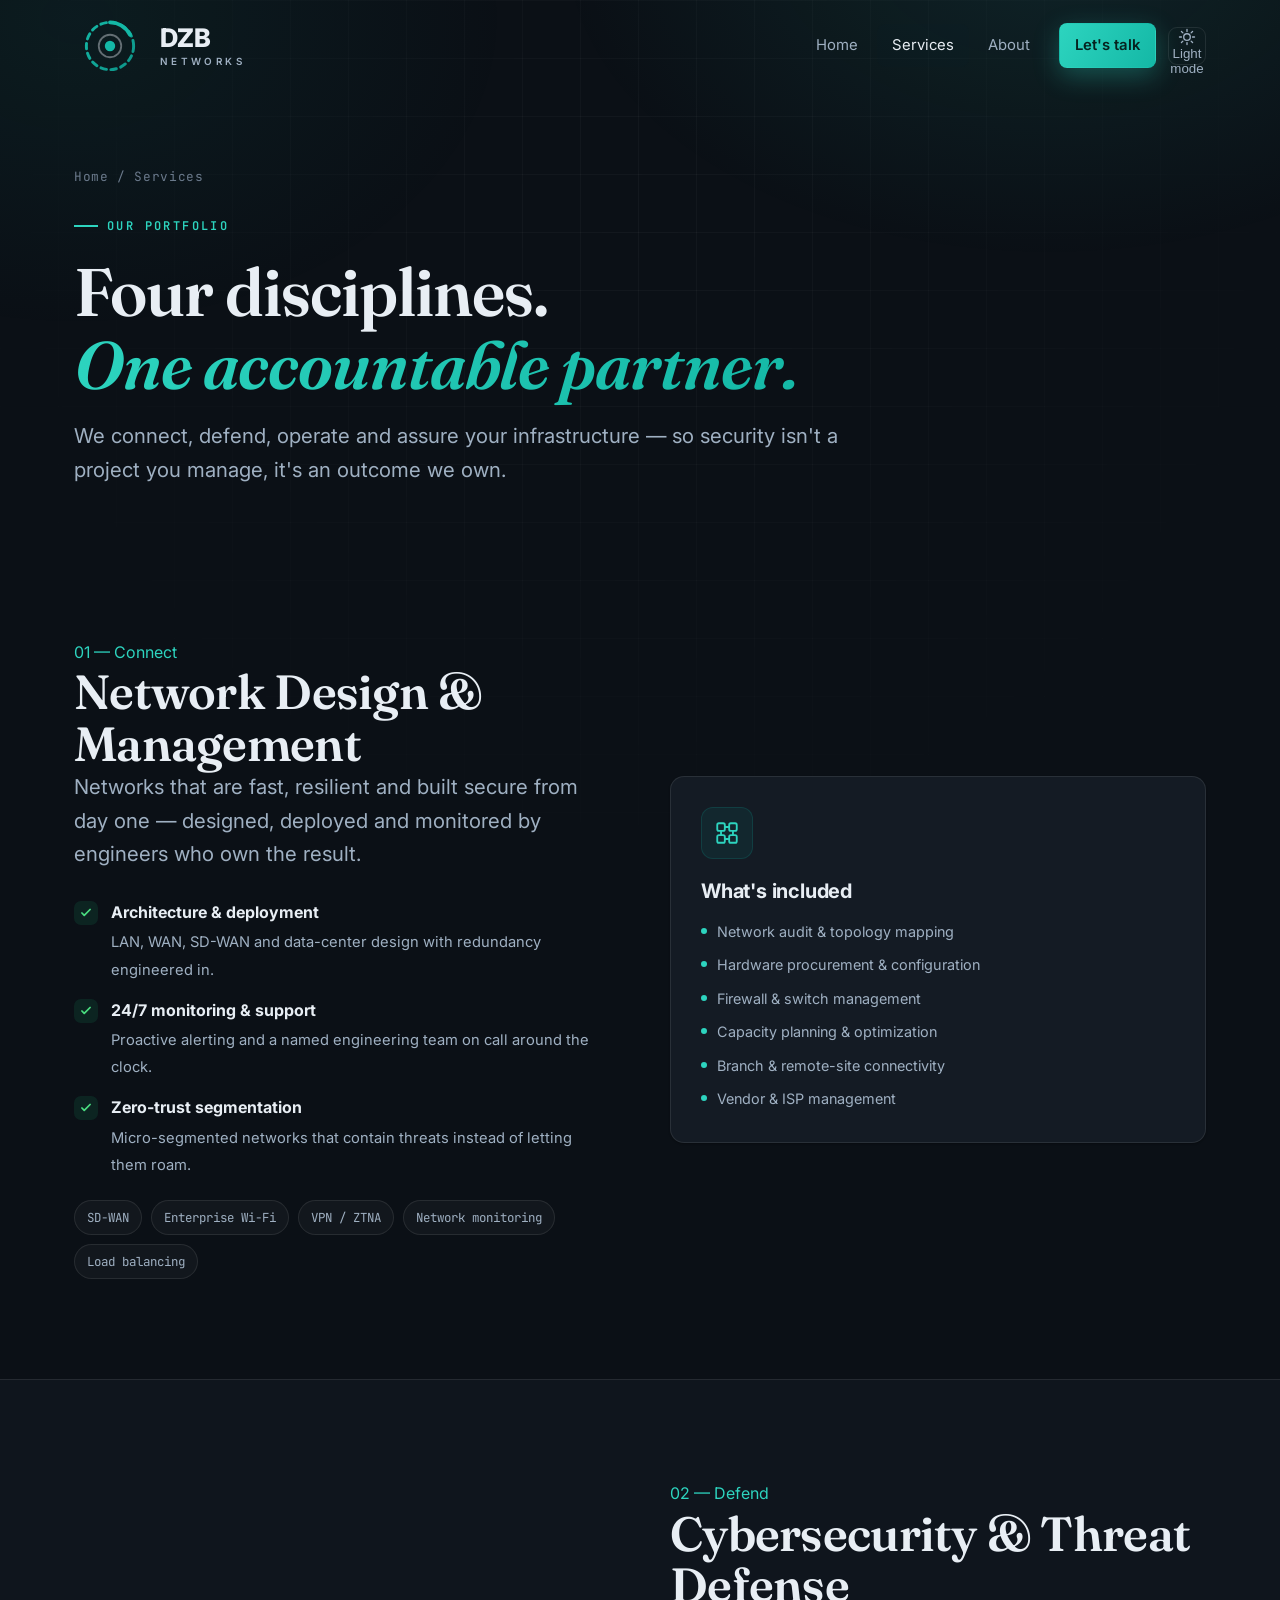
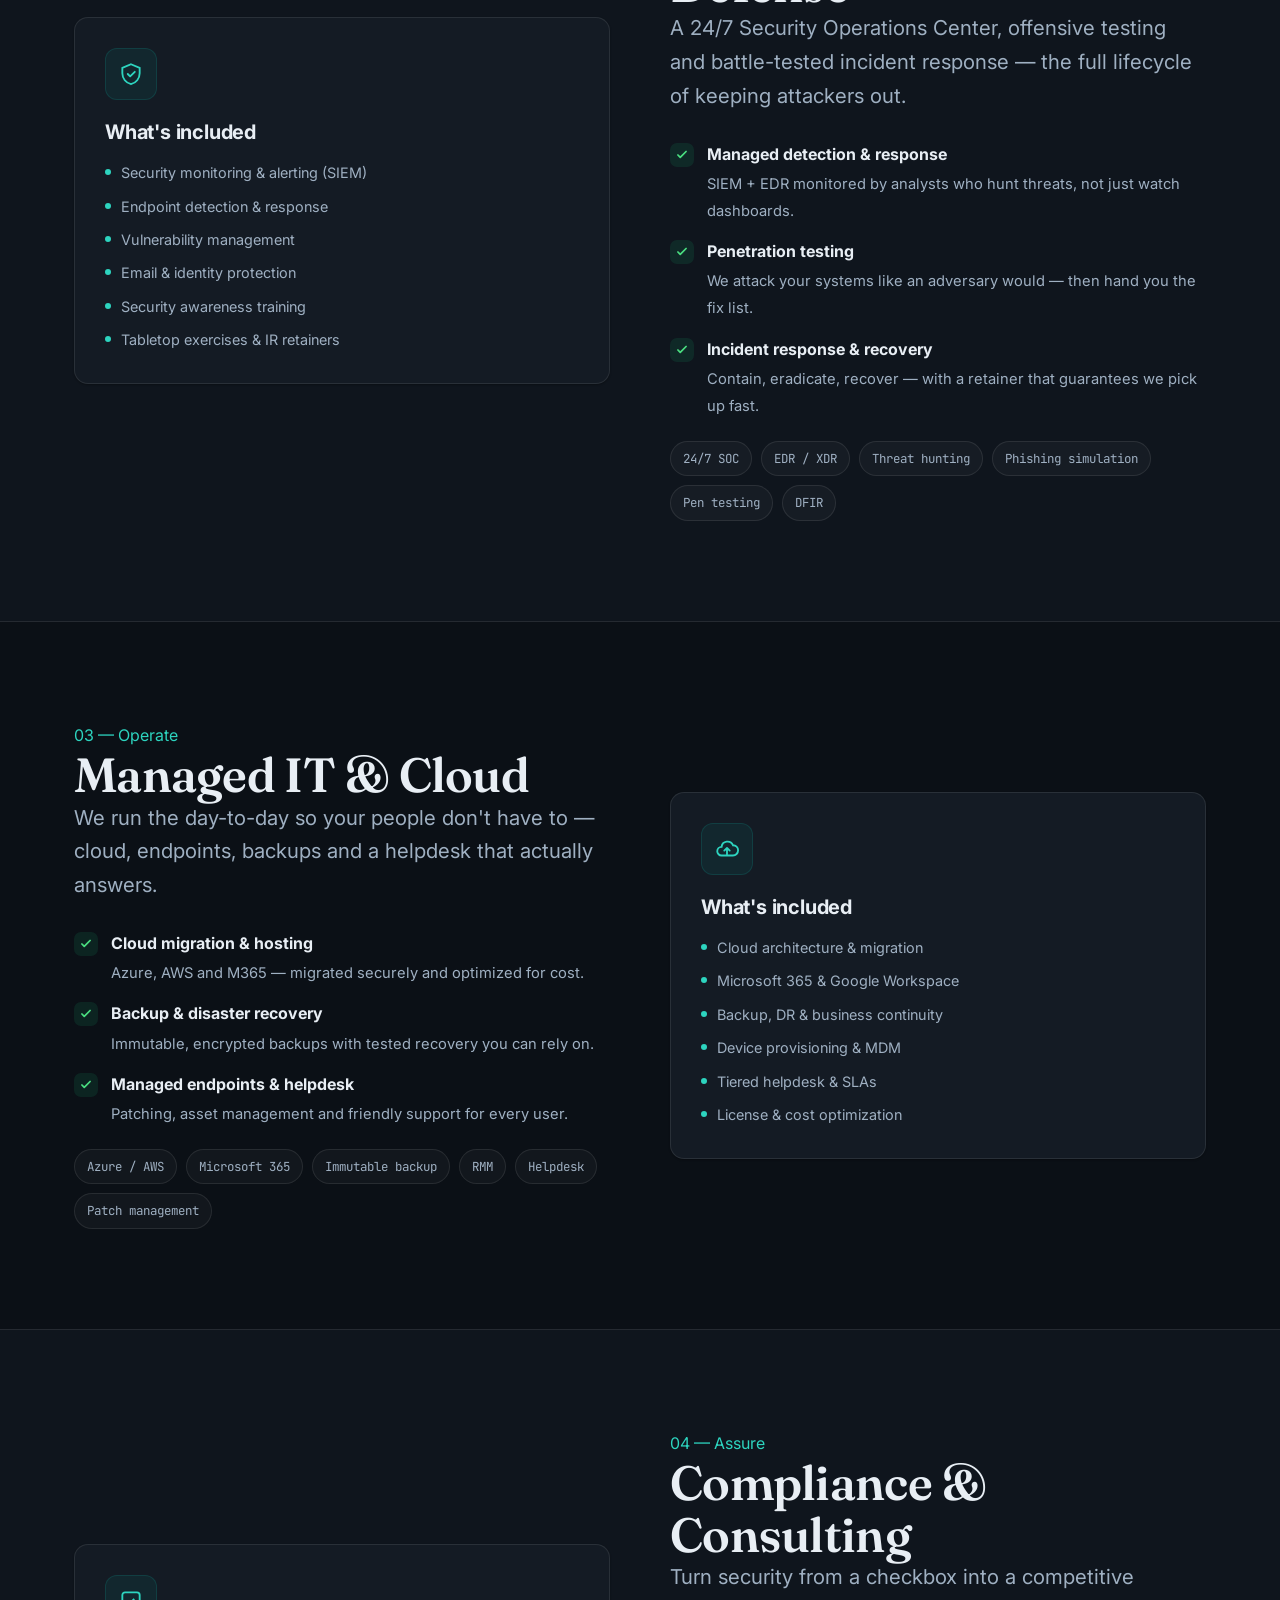
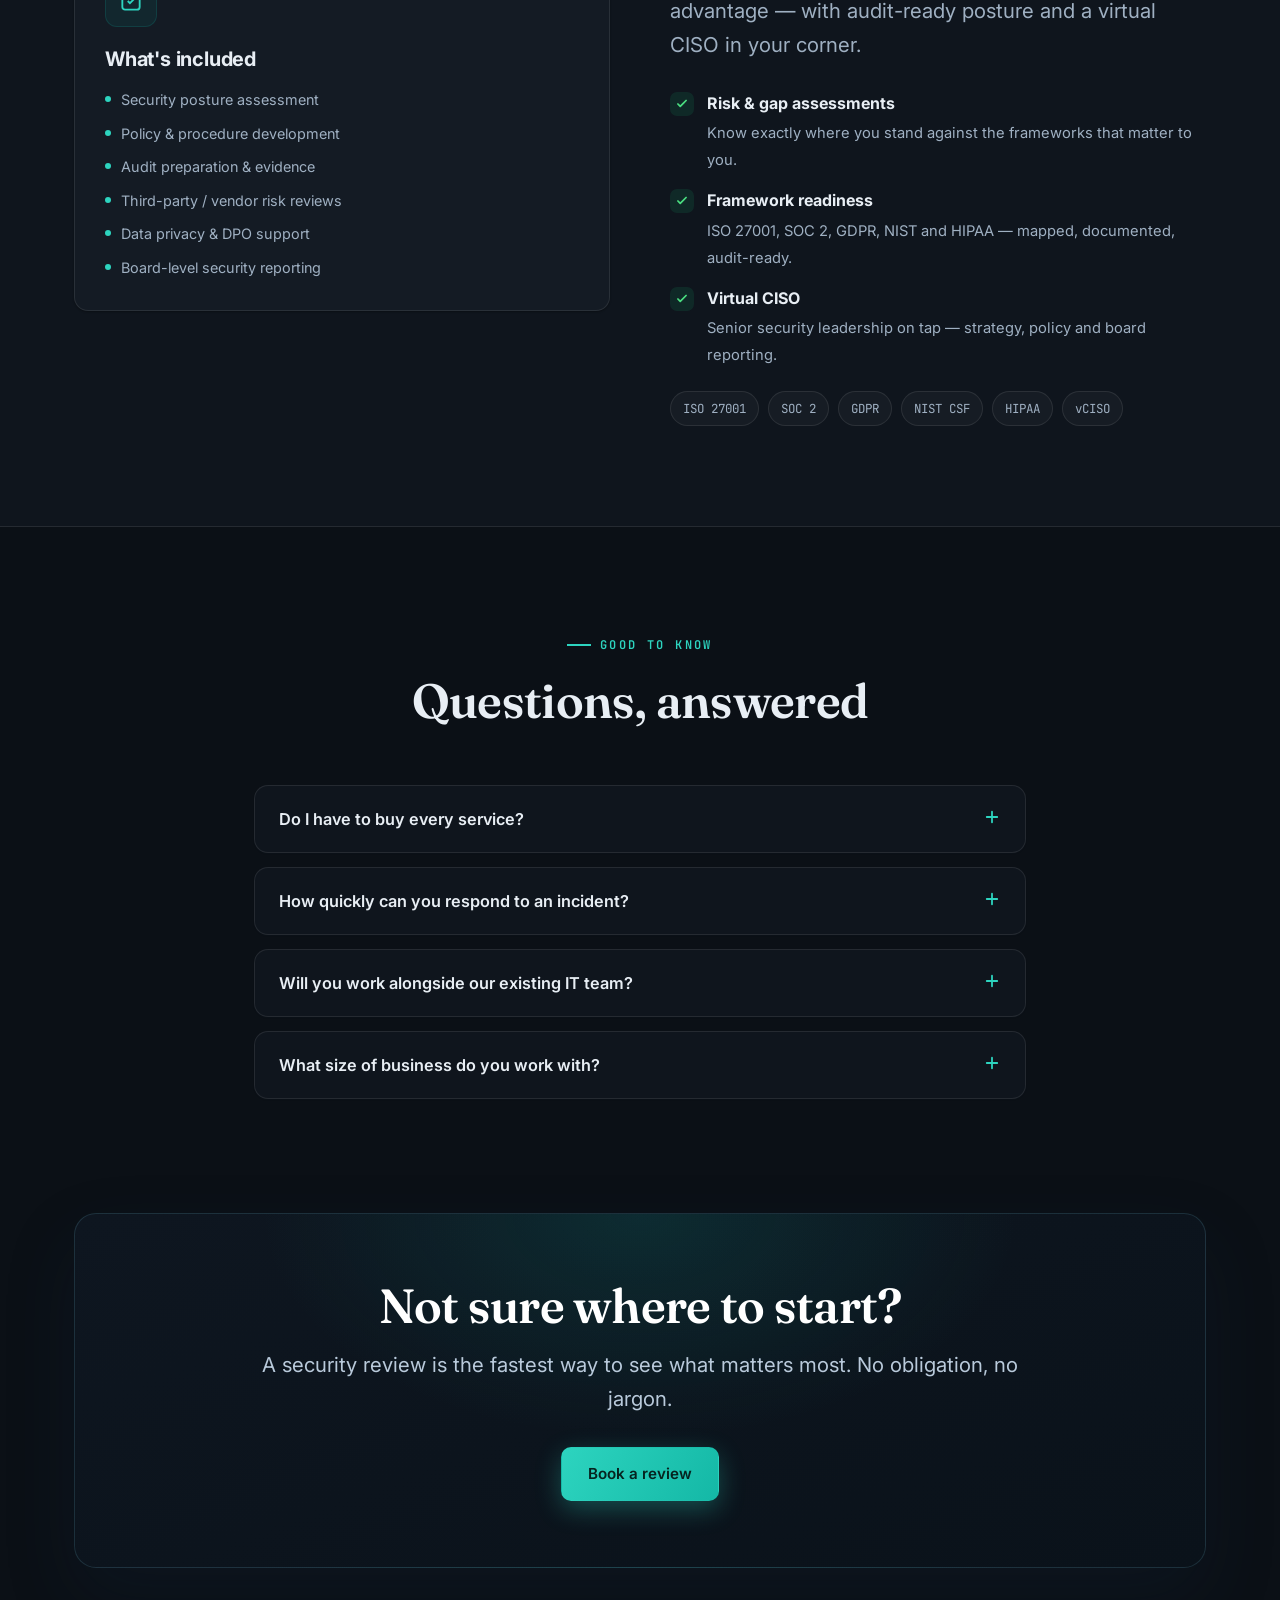
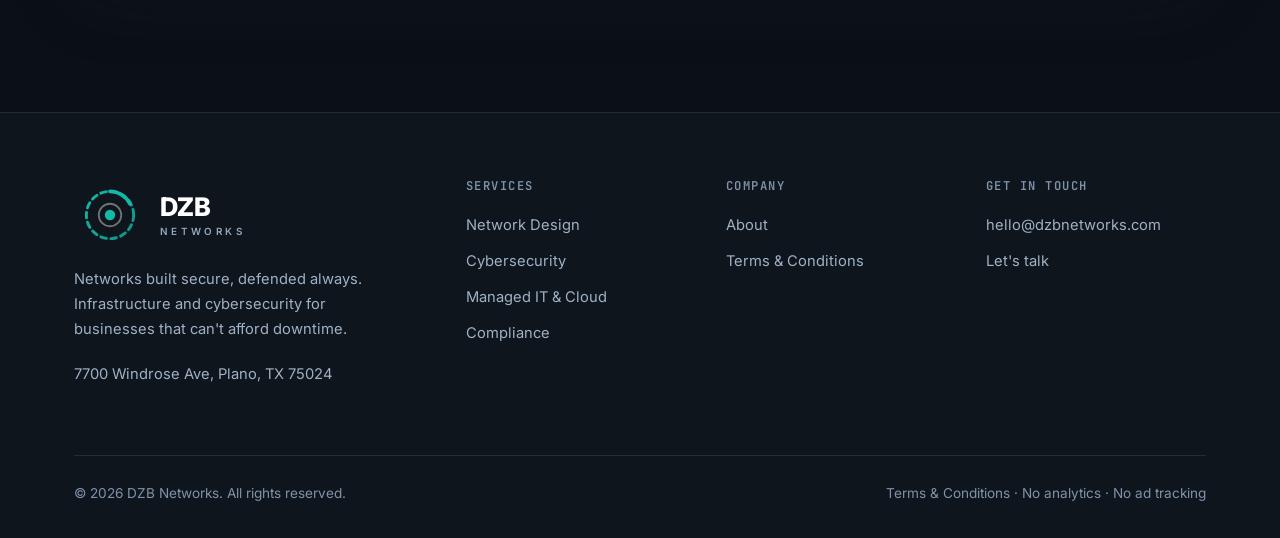
<file: services.html>
<!DOCTYPE html>
<html lang="en">
<head>
  <meta charset="UTF-8" />
  <meta name="viewport" content="width=device-width, initial-scale=1.0" />
  <title>Services — DZB Networks</title>
  <meta name="description" content="Network design, cybersecurity, managed IT &amp; cloud, and compliance consulting from DZB Networks. Explore our full service portfolio." />
  <link rel="preconnect" href="https://fonts.googleapis.com" />
  <link rel="preconnect" href="https://fonts.gstatic.com" crossorigin />
  <link href="https://fonts.googleapis.com/css2?family=Fraunces:ital,opsz,wght@0,9..144,400;0,9..144,500;0,9..144,600;1,9..144,500;1,9..144,600&family=Inter:wght@400;500;600;700;800&family=JetBrains+Mono:wght@400;500;600&display=swap" rel="stylesheet" />
  <link rel="stylesheet" href="css/style.css" id="theme-css" />
  <script>(function(){try{var t=sessionStorage.getItem("dzb-theme");if(t){document.getElementById("theme-css").href=(t==="light"?"css/style-light.css":"css/style.css");}}catch(e){}})();</script>
  <link rel="icon" href="data:image/svg+xml,%3Csvg xmlns='http://www.w3.org/2000/svg' viewBox='0 0 32 32'%3E%3Ccircle cx='16' cy='16' r='11' fill='none' stroke='%2314b8a6' stroke-width='2.6' stroke-dasharray='3.2 2.6' stroke-linecap='round'/%3E%3Ccircle cx='16' cy='16' r='3' fill='%2314b8a6'/%3E%3C/svg%3E" />
</head>
<body>
  <header class="nav">
    <div class="container">
      <a href="index.html" class="brand">
        <span class="logo-mark"><svg viewBox="0 0 64 64" fill="none" aria-hidden="true"><circle cx="32" cy="32" r="21" stroke="url(#scn3)" stroke-width="2.6" stroke-dasharray="5 4" stroke-linecap="round"/><path d="M32 11 A21 21 0 0 1 49.8 22" stroke="#14b8a6" stroke-width="3.4" stroke-linecap="round"/><circle cx="32" cy="32" r="10" stroke="currentColor" stroke-width="1.6" opacity="0.4"/><circle cx="32" cy="32" r="4.6" fill="#14b8a6"/><defs><linearGradient id="scn3" x1="11" y1="11" x2="53" y2="53" gradientUnits="userSpaceOnUse"><stop stop-color="#14b8a6"/><stop offset="1" stop-color="#0d9488"/></linearGradient></defs></svg></span>
        <span><b>DZB</b> <span class="dim">Networks</span></span>
      </a>
      <nav class="nav-links">
        <a href="index.html">Home</a>
        <a href="services.html" class="active">Services</a>
        <a href="about.html">About</a>
        <a href="contact.html" class="btn btn-primary nav-cta">Let's talk</a>
        <button class="theme-toggle" id="theme-btn" type="button" aria-label="Toggle theme" title="Toggle light / dark"></button>
      </nav>
      <button class="nav-toggle" aria-label="Menu"><svg viewBox="0 0 24 24" fill="none" stroke="currentColor" stroke-width="2"><path d="M3 6h18M3 12h18M3 18h18" stroke-linecap="round"/></svg></button>
    </div>
  </header>

  <main>
    <section class="page-head">
      <div class="container">
        <div class="breadcrumb"><a href="index.html">Home</a> / Services</div>
        <span class="eyebrow">Our portfolio</span>
        <h1>Four disciplines.<br /><span class="gradient-text">One accountable partner.</span></h1>
        <p class="lead">We connect, defend, operate and assure your infrastructure — so security isn't a project you manage, it's an outcome we own.</p>
      </div>
    </section>

    <!-- Service 1: Network -->
    <section class="section" id="network">
      <div class="container feature-row">
        <div class="feature-copy reveal">
          <span class="card-tag" style="color:var(--teal-deep);">01 — Connect</span>
          <h2>Network Design &amp; Management</h2>
          <p class="lead">Networks that are fast, resilient and built secure from day one — designed, deployed and monitored by engineers who own the result.</p>
          <ul class="check-list">
            <li><span class="ck"><svg viewBox="0 0 24 24" fill="none" stroke="currentColor" stroke-width="3"><path d="M5 12l4 4 10-10" stroke-linecap="round" stroke-linejoin="round"/></svg></span><div><b>Architecture &amp; deployment</b><span>LAN, WAN, SD-WAN and data-center design with redundancy engineered in.</span></div></li>
            <li><span class="ck"><svg viewBox="0 0 24 24" fill="none" stroke="currentColor" stroke-width="3"><path d="M5 12l4 4 10-10" stroke-linecap="round" stroke-linejoin="round"/></svg></span><div><b>24/7 monitoring &amp; support</b><span>Proactive alerting and a named engineering team on call around the clock.</span></div></li>
            <li><span class="ck"><svg viewBox="0 0 24 24" fill="none" stroke="currentColor" stroke-width="3"><path d="M5 12l4 4 10-10" stroke-linecap="round" stroke-linejoin="round"/></svg></span><div><b>Zero-trust segmentation</b><span>Micro-segmented networks that contain threats instead of letting them roam.</span></div></li>
          </ul>
          <div class="tag-row"><span class="tag">SD-WAN</span><span class="tag">Enterprise Wi-Fi</span><span class="tag">VPN / ZTNA</span><span class="tag">Network monitoring</span><span class="tag">Load balancing</span></div>
        </div>
        <div class="feature-visual reveal">
          <article class="card"><div class="icon"><svg viewBox="0 0 24 24" fill="none" stroke="currentColor" stroke-width="1.7"><rect x="3" y="3" width="7" height="7" rx="1.5"/><rect x="14" y="3" width="7" height="7" rx="1.5"/><rect x="3" y="14" width="7" height="7" rx="1.5"/><rect x="14" y="14" width="7" height="7" rx="1.5"/><path d="M10 6.5h4M6.5 10v4M17.5 10v4M10 17.5h4" stroke-linecap="round"/></svg></div>
            <h3>What's included</h3>
            <ul class="card-list"><li>Network audit &amp; topology mapping</li><li>Hardware procurement &amp; configuration</li><li>Firewall &amp; switch management</li><li>Capacity planning &amp; optimization</li><li>Branch &amp; remote-site connectivity</li><li>Vendor &amp; ISP management</li></ul>
          </article>
        </div>
      </div>
    </section>

    <!-- Service 2: Cyber -->
    <section class="section" id="cybersecurity" style="background:var(--bg-alt);border-top:1px solid var(--border);border-bottom:1px solid var(--border);">
      <div class="container feature-row reverse">
        <div class="feature-copy reveal">
          <span class="card-tag" style="color:var(--teal-deep);">02 — Defend</span>
          <h2>Cybersecurity &amp; Threat Defense</h2>
          <p class="lead">A 24/7 Security Operations Center, offensive testing and battle-tested incident response — the full lifecycle of keeping attackers out.</p>
          <ul class="check-list">
            <li><span class="ck"><svg viewBox="0 0 24 24" fill="none" stroke="currentColor" stroke-width="3"><path d="M5 12l4 4 10-10" stroke-linecap="round" stroke-linejoin="round"/></svg></span><div><b>Managed detection &amp; response</b><span>SIEM + EDR monitored by analysts who hunt threats, not just watch dashboards.</span></div></li>
            <li><span class="ck"><svg viewBox="0 0 24 24" fill="none" stroke="currentColor" stroke-width="3"><path d="M5 12l4 4 10-10" stroke-linecap="round" stroke-linejoin="round"/></svg></span><div><b>Penetration testing</b><span>We attack your systems like an adversary would — then hand you the fix list.</span></div></li>
            <li><span class="ck"><svg viewBox="0 0 24 24" fill="none" stroke="currentColor" stroke-width="3"><path d="M5 12l4 4 10-10" stroke-linecap="round" stroke-linejoin="round"/></svg></span><div><b>Incident response &amp; recovery</b><span>Contain, eradicate, recover — with a retainer that guarantees we pick up fast.</span></div></li>
          </ul>
          <div class="tag-row"><span class="tag">24/7 SOC</span><span class="tag">EDR / XDR</span><span class="tag">Threat hunting</span><span class="tag">Phishing simulation</span><span class="tag">Pen testing</span><span class="tag">DFIR</span></div>
        </div>
        <div class="feature-visual reveal">
          <article class="card"><div class="icon"><svg viewBox="0 0 24 24" fill="none" stroke="currentColor" stroke-width="1.7"><path d="M12 3l8 3.4v5c0 4.8-3.3 8.9-8 10-4.7-1.1-8-5.2-8-10v-5z"/><path d="M9 12l2.2 2.2L15.5 10" stroke-linecap="round" stroke-linejoin="round"/></svg></div>
            <h3>What's included</h3>
            <ul class="card-list"><li>Security monitoring &amp; alerting (SIEM)</li><li>Endpoint detection &amp; response</li><li>Vulnerability management</li><li>Email &amp; identity protection</li><li>Security awareness training</li><li>Tabletop exercises &amp; IR retainers</li></ul>
          </article>
        </div>
      </div>
    </section>

    <!-- Service 3: Managed IT -->
    <section class="section" id="managed-it">
      <div class="container feature-row">
        <div class="feature-copy reveal">
          <span class="card-tag" style="color:var(--teal-deep);">03 — Operate</span>
          <h2>Managed IT &amp; Cloud</h2>
          <p class="lead">We run the day-to-day so your people don't have to — cloud, endpoints, backups and a helpdesk that actually answers.</p>
          <ul class="check-list">
            <li><span class="ck"><svg viewBox="0 0 24 24" fill="none" stroke="currentColor" stroke-width="3"><path d="M5 12l4 4 10-10" stroke-linecap="round" stroke-linejoin="round"/></svg></span><div><b>Cloud migration &amp; hosting</b><span>Azure, AWS and M365 — migrated securely and optimized for cost.</span></div></li>
            <li><span class="ck"><svg viewBox="0 0 24 24" fill="none" stroke="currentColor" stroke-width="3"><path d="M5 12l4 4 10-10" stroke-linecap="round" stroke-linejoin="round"/></svg></span><div><b>Backup &amp; disaster recovery</b><span>Immutable, encrypted backups with tested recovery you can rely on.</span></div></li>
            <li><span class="ck"><svg viewBox="0 0 24 24" fill="none" stroke="currentColor" stroke-width="3"><path d="M5 12l4 4 10-10" stroke-linecap="round" stroke-linejoin="round"/></svg></span><div><b>Managed endpoints &amp; helpdesk</b><span>Patching, asset management and friendly support for every user.</span></div></li>
          </ul>
          <div class="tag-row"><span class="tag">Azure / AWS</span><span class="tag">Microsoft 365</span><span class="tag">Immutable backup</span><span class="tag">RMM</span><span class="tag">Helpdesk</span><span class="tag">Patch management</span></div>
        </div>
        <div class="feature-visual reveal">
          <article class="card"><div class="icon"><svg viewBox="0 0 24 24" fill="none" stroke="currentColor" stroke-width="1.7"><path d="M7 18a4 4 0 010-8 5.5 5.5 0 0110.5-1.5A4.5 4.5 0 1117.5 18z"/><path d="M12 11v6M9.5 13.5L12 11l2.5 2.5" stroke-linecap="round" stroke-linejoin="round"/></svg></div>
            <h3>What's included</h3>
            <ul class="card-list"><li>Cloud architecture &amp; migration</li><li>Microsoft 365 &amp; Google Workspace</li><li>Backup, DR &amp; business continuity</li><li>Device provisioning &amp; MDM</li><li>Tiered helpdesk &amp; SLAs</li><li>License &amp; cost optimization</li></ul>
          </article>
        </div>
      </div>
    </section>

    <!-- Service 4: Compliance -->
    <section class="section" id="compliance" style="background:var(--bg-alt);border-top:1px solid var(--border);border-bottom:1px solid var(--border);">
      <div class="container feature-row reverse">
        <div class="feature-copy reveal">
          <span class="card-tag" style="color:var(--teal-deep);">04 — Assure</span>
          <h2>Compliance &amp; Consulting</h2>
          <p class="lead">Turn security from a checkbox into a competitive advantage — with audit-ready posture and a virtual CISO in your corner.</p>
          <ul class="check-list">
            <li><span class="ck"><svg viewBox="0 0 24 24" fill="none" stroke="currentColor" stroke-width="3"><path d="M5 12l4 4 10-10" stroke-linecap="round" stroke-linejoin="round"/></svg></span><div><b>Risk &amp; gap assessments</b><span>Know exactly where you stand against the frameworks that matter to you.</span></div></li>
            <li><span class="ck"><svg viewBox="0 0 24 24" fill="none" stroke="currentColor" stroke-width="3"><path d="M5 12l4 4 10-10" stroke-linecap="round" stroke-linejoin="round"/></svg></span><div><b>Framework readiness</b><span>ISO 27001, SOC 2, GDPR, NIST and HIPAA — mapped, documented, audit-ready.</span></div></li>
            <li><span class="ck"><svg viewBox="0 0 24 24" fill="none" stroke="currentColor" stroke-width="3"><path d="M5 12l4 4 10-10" stroke-linecap="round" stroke-linejoin="round"/></svg></span><div><b>Virtual CISO</b><span>Senior security leadership on tap — strategy, policy and board reporting.</span></div></li>
          </ul>
          <div class="tag-row"><span class="tag">ISO 27001</span><span class="tag">SOC 2</span><span class="tag">GDPR</span><span class="tag">NIST CSF</span><span class="tag">HIPAA</span><span class="tag">vCISO</span></div>
        </div>
        <div class="feature-visual reveal">
          <article class="card"><div class="icon"><svg viewBox="0 0 24 24" fill="none" stroke="currentColor" stroke-width="1.7"><path d="M9 12l2 2 4-4"/><rect x="4" y="4" width="16" height="16" rx="2.5"/></svg></div>
            <h3>What's included</h3>
            <ul class="card-list"><li>Security posture assessment</li><li>Policy &amp; procedure development</li><li>Audit preparation &amp; evidence</li><li>Third-party / vendor risk reviews</li><li>Data privacy &amp; DPO support</li><li>Board-level security reporting</li></ul>
          </article>
        </div>
      </div>
    </section>

    <!-- FAQ -->
    <section class="section">
      <div class="container" style="max-width:820px;">
        <div class="section-head center reveal">
          <span class="eyebrow">Good to know</span>
          <h2>Questions, answered</h2>
        </div>
        <div class="reveal">
          <div class="faq-item"><button class="faq-q">Do I have to buy every service?<span class="pl"><svg width="18" height="18" viewBox="0 0 24 24" fill="none" stroke="currentColor" stroke-width="2.4"><path d="M12 5v14M5 12h14" stroke-linecap="round"/></svg></span></button><div class="faq-a"><p>No. Each discipline stands alone, and many clients start with a single engagement — often a security review or a managed network. As trust builds, we layer in more. You only pay for what you need.</p></div></div>
          <div class="faq-item"><button class="faq-q">How quickly can you respond to an incident?<span class="pl"><svg width="18" height="18" viewBox="0 0 24 24" fill="none" stroke="currentColor" stroke-width="2.4"><path d="M12 5v14M5 12h14" stroke-linecap="round"/></svg></span></button><div class="faq-a"><p>Clients on a monitoring or IR retainer get a guaranteed acknowledgment within 15 minutes, 24/7. Our SOC triages, contains and escalates immediately — and we keep you informed in plain language throughout.</p></div></div>
          <div class="faq-item"><button class="faq-q">Will you work alongside our existing IT team?<span class="pl"><svg width="18" height="18" viewBox="0 0 24 24" fill="none" stroke="currentColor" stroke-width="2.4"><path d="M12 5v14M5 12h14" stroke-linecap="round"/></svg></span></button><div class="faq-a"><p>Absolutely. We co-manage with in-house teams every day — taking on the 24/7 burden, specialist security work or overflow, while your team stays focused on what they do best.</p></div></div>
          <div class="faq-item"><button class="faq-q">What size of business do you work with?<span class="pl"><svg width="18" height="18" viewBox="0 0 24 24" fill="none" stroke="currentColor" stroke-width="2.4"><path d="M12 5v14M5 12h14" stroke-linecap="round"/></svg></span></button><div class="faq-a"><p>From fast-growing startups to multi-site enterprises. Our engagements scale to your environment, and our pricing is built around your risk profile — not a one-size-fits-all package.</p></div></div>
        </div>
      </div>
    </section>

    <section class="section" style="padding-top:0;">
      <div class="container">
        <div class="cta reveal">
          <h2>Not sure where to start?</h2>
          <p class="lead">A security review is the fastest way to see what matters most. No obligation, no jargon.</p>
          <div class="hero-actions"><a href="contact.html" class="btn btn-primary">Book a review</a>
        </div>
      </div>
    </section>
  </main>

  <footer class="footer">
    <div class="container">
      <div class="footer-grid">
        <div class="footer-brand">
          <a href="index.html" class="brand"><span class="logo-mark"><svg viewBox="0 0 64 64" fill="none" aria-hidden="true"><circle cx="32" cy="32" r="21" stroke="url(#scn4)" stroke-width="2.6" stroke-dasharray="5 4" stroke-linecap="round"/><path d="M32 11 A21 21 0 0 1 49.8 22" stroke="#14b8a6" stroke-width="3.4" stroke-linecap="round"/><circle cx="32" cy="32" r="10" stroke="currentColor" stroke-width="1.6" opacity="0.4"/><circle cx="32" cy="32" r="4.6" fill="#14b8a6"/><defs><linearGradient id="scn4" x1="11" y1="11" x2="53" y2="53" gradientUnits="userSpaceOnUse"><stop stop-color="#14b8a6"/><stop offset="1" stop-color="#0d9488"/></linearGradient></defs></svg></span><span><b>DZB</b> <span class="dim">Networks</span></span></a>
          <p>Networks built secure, defended always. Infrastructure and cybersecurity for businesses that can't afford downtime.</p><p>7700 Windrose Ave, Plano, TX 75024</p>
        </div>
        <div><h4>Services</h4><div class="footer-links"><a href="services.html#network">Network Design</a><a href="services.html#cybersecurity">Cybersecurity</a><a href="services.html#managed-it">Managed IT &amp; Cloud</a><a href="services.html#compliance">Compliance</a></div></div>
        <div><h4>Company</h4><div class="footer-links"><a href="about.html">About</a><a href="terms.html">Terms &amp; Conditions</a></div></div>
        <div><h4>Get in touch</h4><div class="footer-links"><a href="mailto:hello@dzbnetworks.com">hello@dzbnetworks.com</a><a href="contact.html">Let's talk</a></div></div>
      </div>
      <div class="footer-bottom"><p>© <span data-year>2026</span> DZB Networks. All rights reserved.</p><p><a href="terms.html" style="color:inherit;">Terms &amp; Conditions</a> · No analytics · No ad tracking</p></div>
    </div>
  </footer>
  <script src="js/main.js"></script>
</body>
</html>
</file>
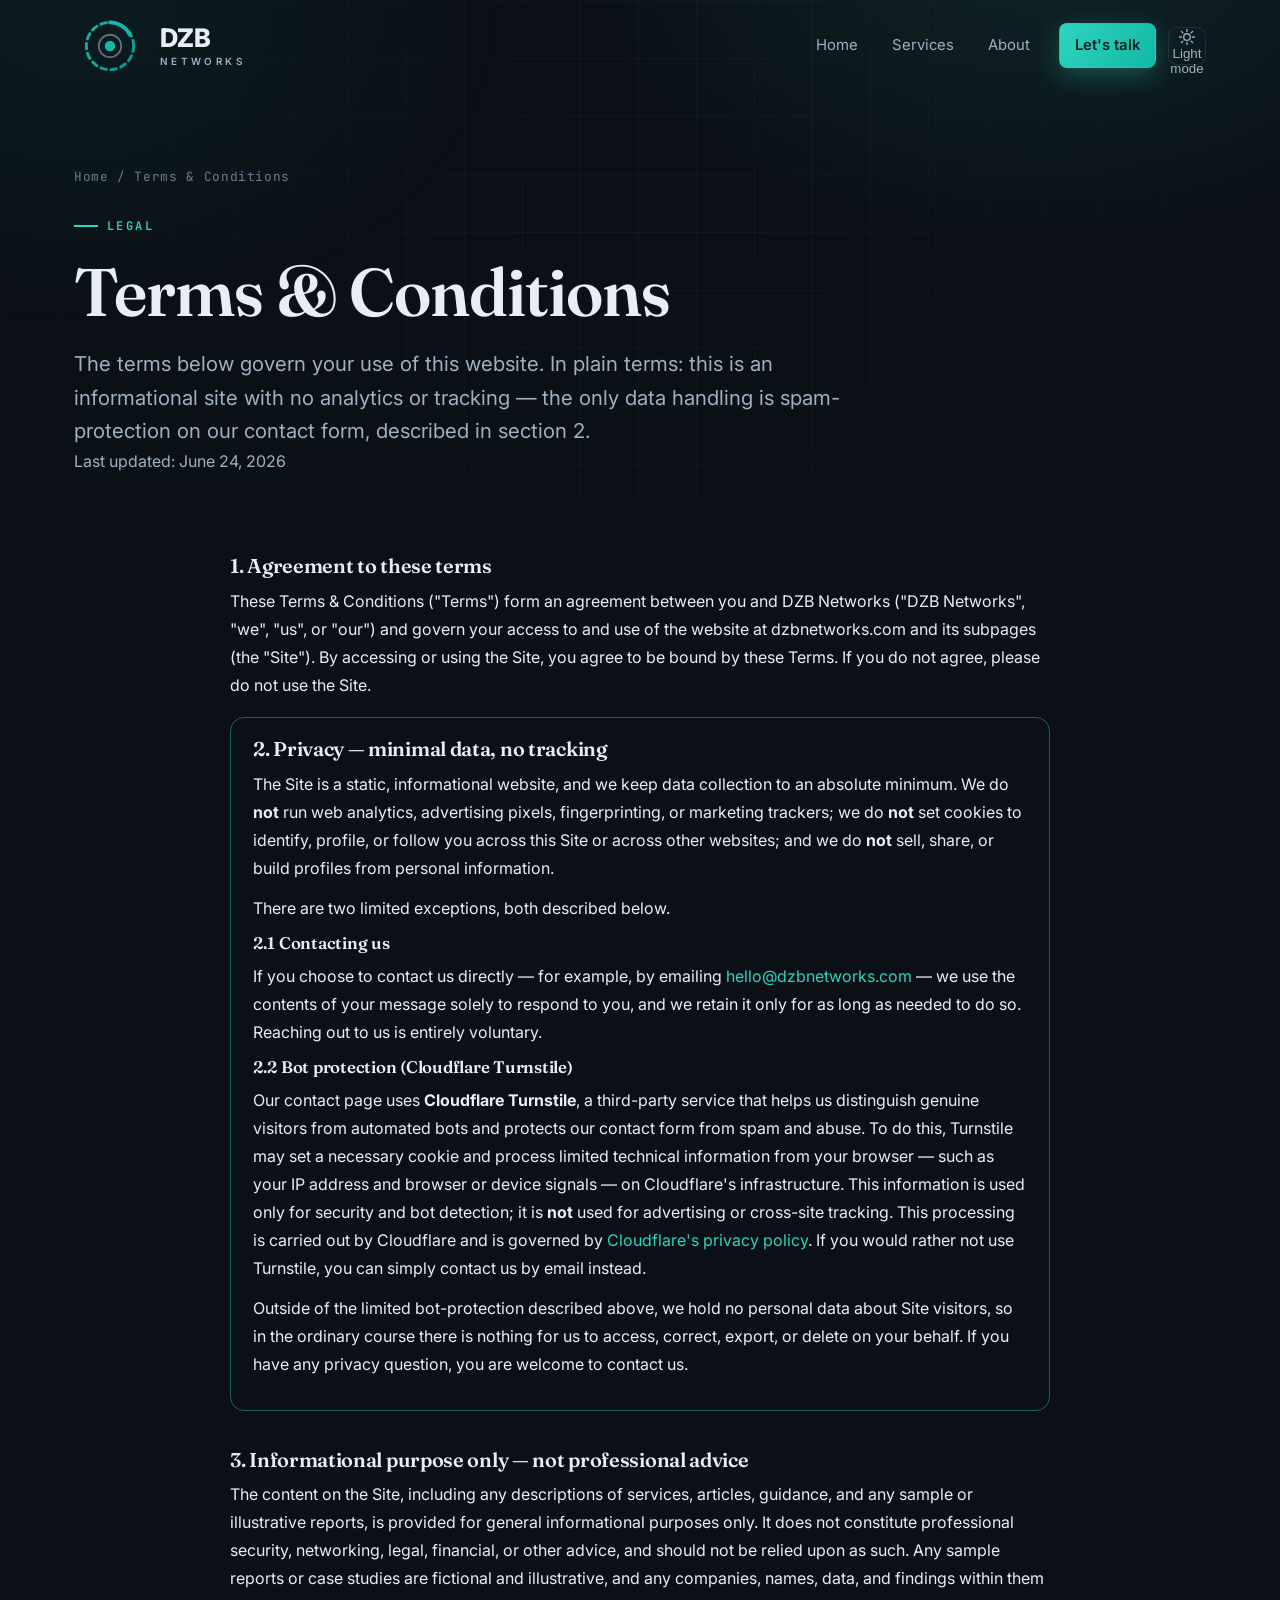
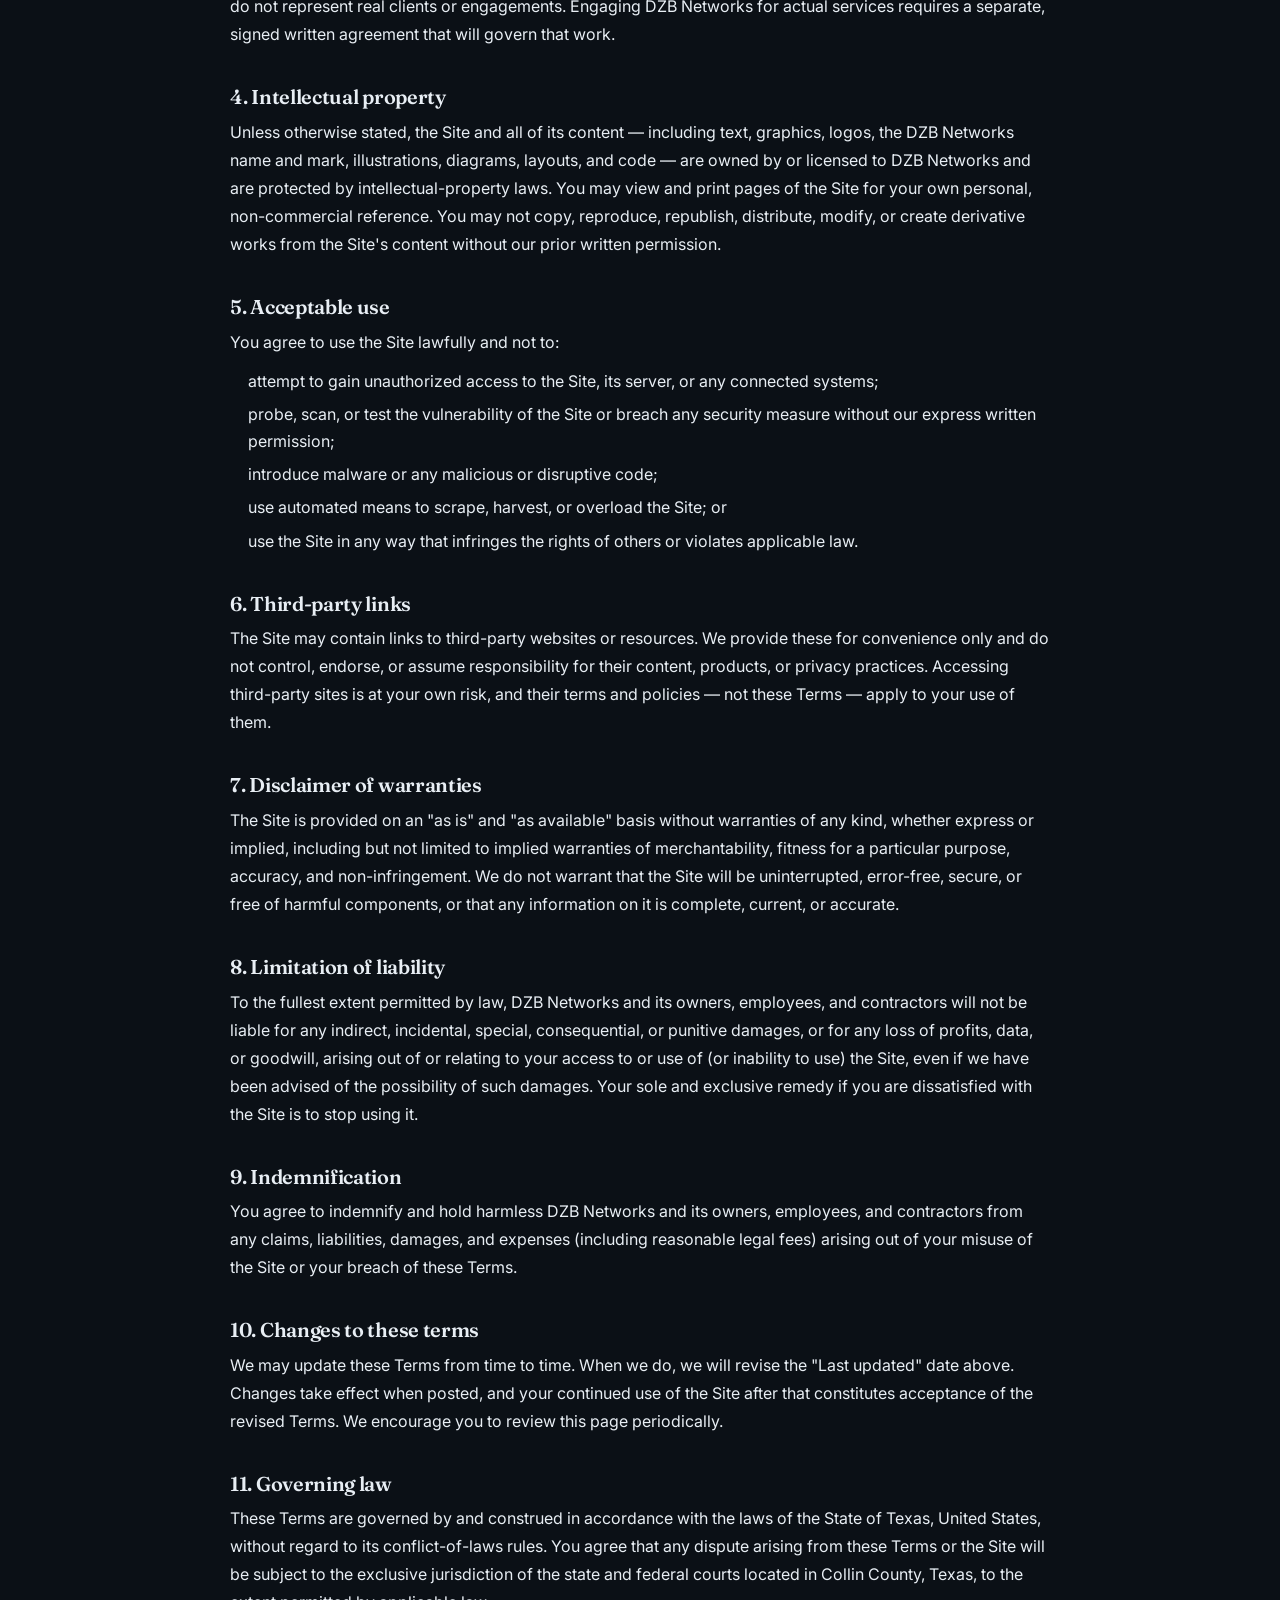
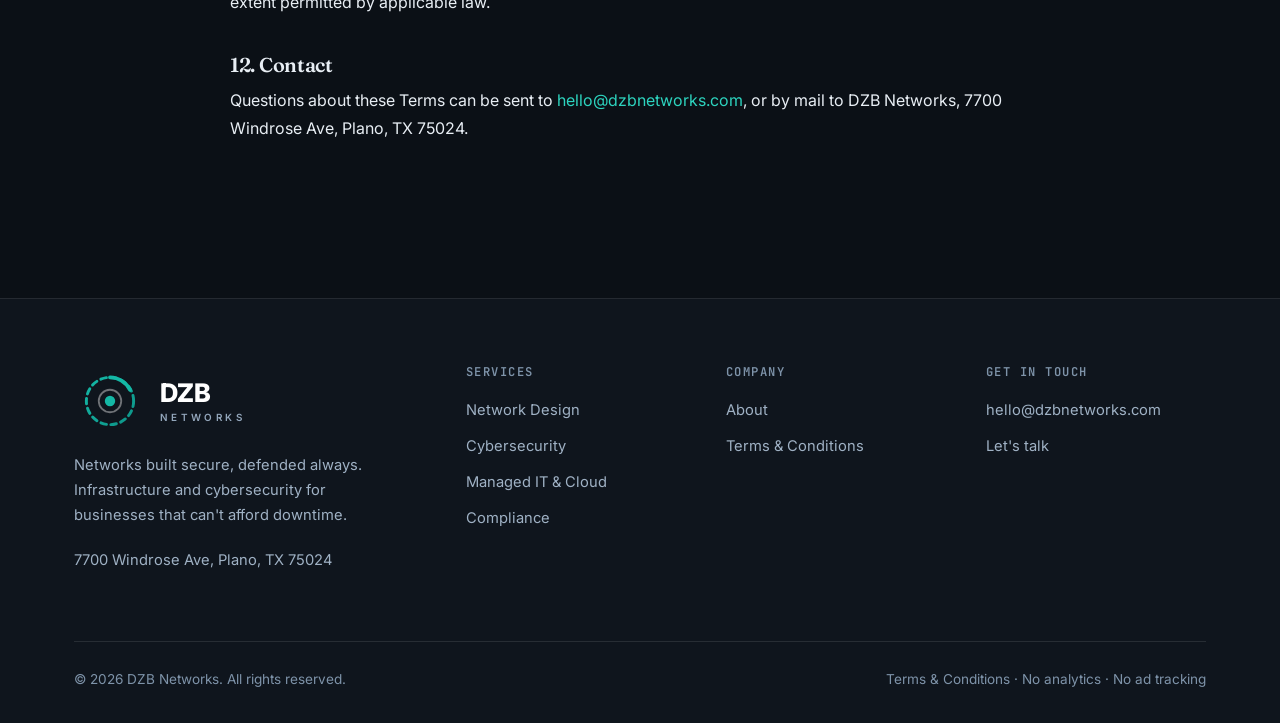
<file: terms.html>
<!DOCTYPE html>
<html lang="en">
<head>
  <meta charset="UTF-8" />
  <meta name="viewport" content="width=device-width, initial-scale=1.0" />
  <title>Terms &amp; Conditions — DZB Networks</title>
  <meta name="description" content="The terms and conditions governing use of the DZB Networks website. We use no analytics or tracking; the only data processing is bot-protection (Cloudflare Turnstile) on our contact form." />
  <link rel="preconnect" href="https://fonts.googleapis.com" />
  <link rel="preconnect" href="https://fonts.gstatic.com" crossorigin />
  <link href="https://fonts.googleapis.com/css2?family=Fraunces:ital,opsz,wght@0,9..144,400;0,9..144,500;0,9..144,600;1,9..144,500;1,9..144,600&family=Inter:wght@400;500;600;700;800&family=JetBrains+Mono:wght@400;500;600&display=swap" rel="stylesheet" />
  <link rel="stylesheet" href="css/style.css" id="theme-css" />
  <script>(function(){try{var t=sessionStorage.getItem("dzb-theme");if(t){document.getElementById("theme-css").href=(t==="light"?"css/style-light.css":"css/style.css");}}catch(e){}})();</script>
  <link rel="icon" href="data:image/svg+xml,%3Csvg xmlns='http://www.w3.org/2000/svg' viewBox='0 0 32 32'%3E%3Ccircle cx='16' cy='16' r='11' fill='none' stroke='%2314b8a6' stroke-width='2.6' stroke-dasharray='3.2 2.6' stroke-linecap='round'/%3E%3Ccircle cx='16' cy='16' r='3' fill='%2314b8a6'/%3E%3C/svg%3E" />
  <style>
    .legal{ max-width:820px; margin:0 auto; }
    .legal h2{ font-size:1.25rem; margin:38px 0 10px; }
    .legal h2:first-of-type{ margin-top:8px; }
    .legal p{ margin-bottom:12px; line-height:1.75; }
    .legal ul{ margin:0 0 12px 1.1rem; } .legal li{ margin:6px 0; line-height:1.7; color:var(--muted, inherit); }
    .legal .updated{ font-family:var(--mono, monospace); font-size:0.85rem; letter-spacing:0.04em; }
    .legal .nodata{ border:1px solid var(--border-strong, rgba(13,148,136,.4)); border-radius:14px; padding:20px 22px; margin:18px 0 6px; }
    .legal .nodata h2{ margin-top:0; }
    .legal a{ color:var(--teal, #14b8a6); }
  </style>
</head>
<body>
  <header class="nav">
    <div class="container">
      <a href="index.html" class="brand"><span class="logo-mark"><svg viewBox="0 0 64 64" fill="none" aria-hidden="true"><circle cx="32" cy="32" r="21" stroke="url(#scnt1)" stroke-width="2.6" stroke-dasharray="5 4" stroke-linecap="round"/><path d="M32 11 A21 21 0 0 1 49.8 22" stroke="#14b8a6" stroke-width="3.4" stroke-linecap="round"/><circle cx="32" cy="32" r="10" stroke="currentColor" stroke-width="1.6" opacity="0.4"/><circle cx="32" cy="32" r="4.6" fill="#14b8a6"/><defs><linearGradient id="scnt1" x1="11" y1="11" x2="53" y2="53" gradientUnits="userSpaceOnUse"><stop stop-color="#14b8a6"/><stop offset="1" stop-color="#0d9488"/></linearGradient></defs></svg></span><span><b>DZB</b> <span class="dim">Networks</span></span></a>
      <nav class="nav-links">
        <a href="index.html">Home</a>
        <a href="services.html">Services</a>
        <a href="about.html">About</a>
        <a href="contact.html" class="btn btn-primary nav-cta">Let's talk</a>
        <button class="theme-toggle" id="theme-btn" type="button" aria-label="Toggle theme" title="Toggle light / dark"></button>
      </nav>
      <button class="nav-toggle" aria-label="Menu"><svg viewBox="0 0 24 24" fill="none" stroke="currentColor" stroke-width="2"><path d="M3 6h18M3 12h18M3 18h18" stroke-linecap="round"/></svg></button>
    </div>
  </header>

  <main>
    <section class="page-head">
      <div class="container">
        <div class="breadcrumb"><a href="index.html">Home</a> / Terms &amp; Conditions</div>
        <span class="eyebrow">Legal</span>
        <h1>Terms &amp; Conditions</h1>
        <p class="lead">The terms below govern your use of this website. In plain terms: this is an informational site with no analytics or tracking — the only data handling is spam-protection on our contact form, described in section 2.</p>
        <p class="updated muted">Last updated: June 24, 2026</p>
      </div>
    </section>

    <section class="section" style="padding-top:20px;">
      <div class="container">
        <div class="legal">

          <h2>1. Agreement to these terms</h2>
          <p>These Terms &amp; Conditions ("Terms") form an agreement between you and DZB Networks ("DZB Networks", "we", "us", or "our") and govern your access to and use of the website at dzbnetworks.com and its subpages (the "Site"). By accessing or using the Site, you agree to be bound by these Terms. If you do not agree, please do not use the Site.</p>

          <div class="nodata">
            <h2>2. Privacy — minimal data, no tracking</h2>
            <p>The Site is a static, informational website, and we keep data collection to an absolute minimum. We do <b>not</b> run web analytics, advertising pixels, fingerprinting, or marketing trackers; we do <b>not</b> set cookies to identify, profile, or follow you across this Site or across other websites; and we do <b>not</b> sell, share, or build profiles from personal information.</p>
            <p>There are two limited exceptions, both described below.</p>

            <h2 style="font-size:1.05rem;">2.1 Contacting us</h2>
            <p>If you choose to contact us directly — for example, by emailing <a href="mailto:hello@dzbnetworks.com">hello@dzbnetworks.com</a> — we use the contents of your message solely to respond to you, and we retain it only for as long as needed to do so. Reaching out to us is entirely voluntary.</p>

            <h2 style="font-size:1.05rem;">2.2 Bot protection (Cloudflare Turnstile)</h2>
            <p>Our contact page uses <b>Cloudflare Turnstile</b>, a third-party service that helps us distinguish genuine visitors from automated bots and protects our contact form from spam and abuse. To do this, Turnstile may set a necessary cookie and process limited technical information from your browser — such as your IP address and browser or device signals — on Cloudflare's infrastructure. This information is used only for security and bot detection; it is <b>not</b> used for advertising or cross-site tracking. This processing is carried out by Cloudflare and is governed by <a href="https://www.cloudflare.com/privacypolicy/" target="_blank" rel="noopener">Cloudflare's privacy policy</a>. If you would rather not use Turnstile, you can simply contact us by email instead.</p>

            <p>Outside of the limited bot-protection described above, we hold no personal data about Site visitors, so in the ordinary course there is nothing for us to access, correct, export, or delete on your behalf. If you have any privacy question, you are welcome to contact us.</p>
          </div>

          <h2>3. Informational purpose only — not professional advice</h2>
          <p>The content on the Site, including any descriptions of services, articles, guidance, and any sample or illustrative reports, is provided for general informational purposes only. It does not constitute professional security, networking, legal, financial, or other advice, and should not be relied upon as such. Any sample reports or case studies are fictional and illustrative, and any companies, names, data, and findings within them do not represent real clients or engagements. Engaging DZB Networks for actual services requires a separate, signed written agreement that will govern that work.</p>

          <h2>4. Intellectual property</h2>
          <p>Unless otherwise stated, the Site and all of its content — including text, graphics, logos, the DZB Networks name and mark, illustrations, diagrams, layouts, and code — are owned by or licensed to DZB Networks and are protected by intellectual-property laws. You may view and print pages of the Site for your own personal, non-commercial reference. You may not copy, reproduce, republish, distribute, modify, or create derivative works from the Site's content without our prior written permission.</p>

          <h2>5. Acceptable use</h2>
          <p>You agree to use the Site lawfully and not to:</p>
          <ul>
            <li>attempt to gain unauthorized access to the Site, its server, or any connected systems;</li>
            <li>probe, scan, or test the vulnerability of the Site or breach any security measure without our express written permission;</li>
            <li>introduce malware or any malicious or disruptive code;</li>
            <li>use automated means to scrape, harvest, or overload the Site; or</li>
            <li>use the Site in any way that infringes the rights of others or violates applicable law.</li>
          </ul>

          <h2>6. Third-party links</h2>
          <p>The Site may contain links to third-party websites or resources. We provide these for convenience only and do not control, endorse, or assume responsibility for their content, products, or privacy practices. Accessing third-party sites is at your own risk, and their terms and policies — not these Terms — apply to your use of them.</p>

          <h2>7. Disclaimer of warranties</h2>
          <p>The Site is provided on an "as is" and "as available" basis without warranties of any kind, whether express or implied, including but not limited to implied warranties of merchantability, fitness for a particular purpose, accuracy, and non-infringement. We do not warrant that the Site will be uninterrupted, error-free, secure, or free of harmful components, or that any information on it is complete, current, or accurate.</p>

          <h2>8. Limitation of liability</h2>
          <p>To the fullest extent permitted by law, DZB Networks and its owners, employees, and contractors will not be liable for any indirect, incidental, special, consequential, or punitive damages, or for any loss of profits, data, or goodwill, arising out of or relating to your access to or use of (or inability to use) the Site, even if we have been advised of the possibility of such damages. Your sole and exclusive remedy if you are dissatisfied with the Site is to stop using it.</p>

          <h2>9. Indemnification</h2>
          <p>You agree to indemnify and hold harmless DZB Networks and its owners, employees, and contractors from any claims, liabilities, damages, and expenses (including reasonable legal fees) arising out of your misuse of the Site or your breach of these Terms.</p>

          <h2>10. Changes to these terms</h2>
          <p>We may update these Terms from time to time. When we do, we will revise the "Last updated" date above. Changes take effect when posted, and your continued use of the Site after that constitutes acceptance of the revised Terms. We encourage you to review this page periodically.</p>

          <h2>11. Governing law</h2>
          <p>These Terms are governed by and construed in accordance with the laws of the State of Texas, United States, without regard to its conflict-of-laws rules. You agree that any dispute arising from these Terms or the Site will be subject to the exclusive jurisdiction of the state and federal courts located in Collin County, Texas, to the extent permitted by applicable law.</p>

          <h2>12. Contact</h2>
          <p>Questions about these Terms can be sent to <a href="mailto:hello@dzbnetworks.com">hello@dzbnetworks.com</a>, or by mail to DZB Networks, 7700 Windrose Ave, Plano, TX 75024.</p>

        </div>
      </div>
    </section>
  </main>

  <footer class="footer">
    <div class="container">
      <div class="footer-grid">
        <div class="footer-brand">
          <a href="index.html" class="brand"><span class="logo-mark"><svg viewBox="0 0 64 64" fill="none" aria-hidden="true"><circle cx="32" cy="32" r="21" stroke="url(#scnt2)" stroke-width="2.6" stroke-dasharray="5 4" stroke-linecap="round"/><path d="M32 11 A21 21 0 0 1 49.8 22" stroke="#14b8a6" stroke-width="3.4" stroke-linecap="round"/><circle cx="32" cy="32" r="10" stroke="currentColor" stroke-width="1.6" opacity="0.4"/><circle cx="32" cy="32" r="4.6" fill="#14b8a6"/><defs><linearGradient id="scnt2" x1="11" y1="11" x2="53" y2="53" gradientUnits="userSpaceOnUse"><stop stop-color="#14b8a6"/><stop offset="1" stop-color="#0d9488"/></linearGradient></defs></svg></span><span><b>DZB</b> <span class="dim">Networks</span></span></a>
          <p>Networks built secure, defended always. Infrastructure and cybersecurity for businesses that can't afford downtime.</p><p>7700 Windrose Ave, Plano, TX 75024</p>
        </div>
        <div><h4>Services</h4><div class="footer-links"><a href="services.html#network">Network Design</a><a href="services.html#cybersecurity">Cybersecurity</a><a href="services.html#managed-it">Managed IT &amp; Cloud</a><a href="services.html#compliance">Compliance</a></div></div>
        <div><h4>Company</h4><div class="footer-links"><a href="about.html">About</a><a href="terms.html">Terms &amp; Conditions</a></div></div>
        <div><h4>Get in touch</h4><div class="footer-links"><a href="mailto:hello@dzbnetworks.com">hello@dzbnetworks.com</a><a href="contact.html">Let's talk</a></div></div>
      </div>
      <div class="footer-bottom"><p>© <span data-year>2026</span> DZB Networks. All rights reserved.</p><p><a href="terms.html" style="color:inherit;">Terms &amp; Conditions</a> · No analytics · No ad tracking</p></div>
    </div>
  </footer>
  <script src="js/main.js"></script>
</body>
</html>
</file>
<file: css/style.css>
/* ==========================================================================
   DZB Networks — Global Stylesheet
   Light editorial aesthetic · navy + teal · serif headings · retained tech edge
   ========================================================================== */

:root {
  /* Core palette — dark (near-black + teal) */
  --bg:            #0b1016;
  --bg-alt:        #0f151d;
  --bg-elev:       #141b24;
  --panel:         #141b24;
  --border:        rgba(255,255,255,0.09);
  --border-strong: rgba(45,212,191,0.42);

  /* Ink (—navy now reads as light so 'navy' text shows on dark) */
  --navy:          #e8eef4;
  --text:          #e8eef4;
  --text-dim:      #9fb0c2;
  --text-faint:    #6b7a8c;

  /* Accents */
  --teal:          #2dd4bf;
  --teal-bright:   #5eead4;
  --teal-deep:     #2dd4bf;
  --gold:          #d8a657;
  --green:         #4ade80;
  --accent-grad:   linear-gradient(120deg, #2dd4bf 0%, #14b8a6 100%);
  --accent-grad-2: linear-gradient(120deg, #5eead4 0%, #2dd4bf 100%);

  --glow:          0 18px 50px rgba(0,0,0,0.55);

  /* Dark code-panel */
  --code-bg:       #0e1620;
  --code-bg-2:     #0a121a;
  --code-border:   rgba(120, 200, 220, 0.16);
  --code-teal:     #2dd4bf;
  --code-green:    #4ade80;
  --code-dim:      #6b8096;

  /* Layout */
  --max:           1180px;
  --radius:        14px;
  --radius-lg:     22px;
  --nav-h:         92px;

  --serif: "Fraunces", Georgia, "Times New Roman", serif;
  --font:  "Inter", -apple-system, BlinkMacSystemFont, "Segoe UI", Roboto, Helvetica, Arial, sans-serif;
  --mono:  "JetBrains Mono", "SF Mono", ui-monospace, "Cascadia Code", Menlo, monospace;
}

/* ---------- Reset ---------- */
*, *::before, *::after { box-sizing: border-box; margin: 0; padding: 0; }
html { scroll-behavior: smooth; -webkit-text-size-adjust: 100%; }
body {
  font-family: var(--font);
  background: var(--bg);
  color: var(--text);
  line-height: 1.7;
  font-size: 16px;
  overflow-x: hidden;
  -webkit-font-smoothing: antialiased;
}
img { max-width: 100%; display: block; }
a { color: inherit; text-decoration: none; }
ul { list-style: none; }
::selection { background: rgba(13,148,136,0.18); }

/* Soft background tints + faint grid */
body::before {
  content: "";
  position: fixed;
  inset: 0;
  z-index: -2;
  background:
    radial-gradient(820px 520px at 82% -6%, rgba(13, 148, 136, 0.08), transparent 60%),
    radial-gradient(720px 520px at 6% 2%, rgba(18, 42, 67, 0.06), transparent 60%);
  pointer-events: none;
}
body::after {
  content: "";
  position: fixed;
  inset: 0;
  z-index: -2;
  background-image:
    linear-gradient(rgba(18, 42, 67, 0.035) 1px, transparent 1px),
    linear-gradient(90deg, rgba(18, 42, 67, 0.035) 1px, transparent 1px);
  background-size: 58px 58px;
  mask-image: radial-gradient(circle at 50% 24%, black, transparent 78%);
  pointer-events: none;
}

/* ---------- Layout helpers ---------- */
.container { width: 100%; max-width: var(--max); margin: 0 auto; padding: 0 24px; }
.section { padding: 100px 0; }
.section-sm { padding: 64px 0; }
.center { text-align: center; }

.eyebrow {
  display: inline-flex;
  align-items: center;
  gap: 9px;
  font-family: var(--mono);
  font-size: 12px;
  letter-spacing: 0.2em;
  text-transform: uppercase;
  color: var(--teal-deep);
  margin-bottom: 20px;
  font-weight: 600;
}
.eyebrow::before {
  content: "";
  width: 24px; height: 1.5px;
  background: var(--teal);
  display: inline-block;
}

h1, h2 { font-family: var(--serif); line-height: 1.08; font-weight: 600; letter-spacing: -0.015em; color: var(--navy); }
h3, h4 { font-family: var(--font); line-height: 1.25; font-weight: 700; letter-spacing: -0.01em; color: var(--navy); }
h1 { font-size: clamp(2.5rem, 5.6vw, 4.2rem); }
h2 { font-size: clamp(1.95rem, 4vw, 3rem); }
h3 { font-size: 1.25rem; }

.lead { font-size: clamp(1.06rem, 1.6vw, 1.28rem); color: var(--text-dim); max-width: 60ch; line-height: 1.65; }
.muted { color: var(--text-dim); }

.gradient-text {
  background: var(--accent-grad);
  -webkit-background-clip: text;
  background-clip: text;
  color: transparent;
  font-style: italic;
}

.section-head { max-width: 660px; margin-bottom: 58px; }
.section-head.center { margin-left: auto; margin-right: auto; }

/* ---------- Buttons ---------- */
.btn {
  display: inline-flex;
  align-items: center;
  gap: 9px;
  font-weight: 600;
  font-size: 0.95rem;
  padding: 13px 26px;
  border-radius: 10px;
  border: 1px solid transparent;
  cursor: pointer;
  transition: transform 0.18s ease, box-shadow 0.25s ease, background 0.2s ease, border-color 0.2s ease, color 0.2s ease;
  white-space: nowrap;
}
.btn-primary {
  background: var(--navy);
  color: #ffffff;
  box-shadow: 0 8px 24px rgba(18, 42, 67, 0.20);
}
.btn-primary:hover { transform: translateY(-2px); box-shadow: 0 12px 30px rgba(18, 42, 67, 0.30); background: #0d2138; }
.btn-ghost {
  background: #ffffff;
  border-color: var(--border);
  color: var(--navy);
}
.btn-ghost:hover { border-color: var(--teal); color: var(--teal-deep); transform: translateY(-2px); box-shadow: 0 8px 22px rgba(13,148,136,0.12); }
.btn-arrow svg { transition: transform 0.2s ease; }
.btn:hover .btn-arrow svg { transform: translateX(3px); }

/* ---------- Navbar ---------- */
.nav {
  position: fixed;
  top: 0; left: 0; right: 0;
  height: var(--nav-h);
  z-index: 100;
  display: flex;
  align-items: center;
  transition: background 0.3s ease, border-color 0.3s ease, backdrop-filter 0.3s ease, box-shadow 0.3s ease;
  border-bottom: 1px solid transparent;
}
.nav.scrolled {
  background: rgba(250, 247, 241, 0.82);
  backdrop-filter: blur(14px);
  border-bottom: 1px solid var(--border);
  box-shadow: 0 6px 24px rgba(18, 42, 67, 0.05);
}
.nav .container { display: flex; align-items: center; justify-content: space-between; }
.brand { display: flex; align-items: center; gap: 14px; color: var(--navy); }
.brand > span:not(.logo-mark) { display: flex; flex-direction: column; line-height: 1.04; }
.brand .logo-mark { width: 72px; height: 72px; flex: none; display: grid; place-items: center; }
.brand .logo-mark svg { width: 72px; height: 72px; }
.brand b { font-size: 1.6rem; font-weight: 800; letter-spacing: -0.02em; }
.brand span.dim { text-transform: uppercase; letter-spacing: 0.34em; font-size: 0.62rem; font-weight: 600; color: var(--text-dim); margin-top: 5px; }

.nav-links { display: flex; align-items: center; gap: 4px; }
.nav-links a {
  padding: 9px 15px;
  font-size: 0.93rem;
  color: var(--text-dim);
  border-radius: 8px;
  transition: color 0.18s ease, background 0.18s ease;
}
.nav-links a:hover, .nav-links a.active { color: var(--navy); background: rgba(18, 42, 67, 0.05); }
.nav-cta { margin-left: 10px; }
.nav-links a.btn-primary, .nav-links a.btn-primary.active { color: #fff; background: var(--navy); }

.nav-toggle { display: none; background: none; border: 0; color: var(--navy); cursor: pointer; padding: 8px; }
.nav-toggle svg { width: 26px; height: 26px; }

/* ---------- Hero ---------- */
.hero { position: relative; padding: calc(var(--nav-h) + 84px) 0 96px; overflow: hidden; }
.hero-grid { display: grid; grid-template-columns: 1.05fr 0.95fr; gap: 60px; align-items: center; }
.hero h1 { margin-bottom: 24px; }
.hero .lead { margin-bottom: 36px; }
.hero-actions { display: flex; gap: 14px; flex-wrap: wrap; }
.hero-badges { display: flex; gap: 30px; margin-top: 48px; flex-wrap: wrap; }
.hero-badge { display: flex; flex-direction: column; }
.hero-badge b { font-size: 1.7rem; font-weight: 700; font-family: var(--serif); color: var(--navy); }
.hero-badge span { font-size: 0.82rem; color: var(--text-faint); font-family: var(--mono); letter-spacing: 0.03em; }

.pill {
  display: inline-flex; align-items: center; gap: 9px;
  padding: 7px 15px 7px 11px;
  border: 1px solid var(--border-strong);
  border-radius: 999px;
  background: rgba(13, 148, 136, 0.06);
  font-size: 0.82rem; color: var(--teal-deep);
  margin-bottom: 28px; font-weight: 500;
}
.pill .dot { width: 8px; height: 8px; border-radius: 50%; background: var(--teal); box-shadow: 0 0 10px var(--teal); animation: pulse 2s infinite; }
@keyframes pulse { 0%,100%{opacity:1;} 50%{opacity:0.35;} }

/* Dark code panel — the "tech edge" element on a light page */
.hero-visual, .code-panel {
  position: relative;
  border: 1px solid var(--code-border);
  border-radius: var(--radius-lg);
  background: linear-gradient(160deg, var(--code-bg), var(--code-bg-2));
  padding: 20px;
  box-shadow: 0 30px 70px rgba(18, 42, 67, 0.22);
  color: #e6edf6;
}
.code-panel.card { padding: 0; overflow: hidden; }
.code-panel.card::after { display: none; }
.term-bar { display: flex; align-items: center; gap: 7px; padding-bottom: 14px; border-bottom: 1px solid var(--code-border); margin-bottom: 16px; }
.code-panel .term-bar { padding: 16px 20px; margin: 0; }
.term-bar i { width: 11px; height: 11px; border-radius: 50%; display: inline-block; }
.term-bar i:nth-child(1){ background:#ff5f57; } .term-bar i:nth-child(2){ background:#febc2e; } .term-bar i:nth-child(3){ background:#28c840; }
.term-bar span { margin-left: 10px; font-family: var(--mono); font-size: 12px; color: var(--code-dim); }
.term { font-family: var(--mono); font-size: 13.5px; line-height: 1.9; color: #cfe0ee; }
.term .line { white-space: nowrap; overflow: hidden; }
.term .c-prompt { color: var(--code-teal); }
.term .c-ok { color: var(--code-green); }
.term .c-warn { color: #fbbf24; }
.term .c-dim { color: var(--code-dim); }
.term .cursor { display: inline-block; width: 8px; height: 15px; background: var(--code-teal); vertical-align: middle; animation: blink 1.1s steps(1) infinite; }
@keyframes blink { 50% { opacity: 0; } }
.code-panel .c-ok { color: var(--code-green); }
.code-panel .c-warn { color: #fbbf24; }
.code-panel .c-prompt { color: var(--code-teal); }
.code-panel .muted { color: var(--code-dim); }

/* ---------- Cards ---------- */
.grid { display: grid; gap: 22px; }
.grid-2 { grid-template-columns: repeat(2, 1fr); }
.grid-3 { grid-template-columns: repeat(3, 1fr); }
.grid-4 { grid-template-columns: repeat(4, 1fr); }

.card {
  position: relative;
  background: var(--panel);
  border: 1px solid var(--border);
  border-radius: var(--radius);
  padding: 30px;
  transition: transform 0.22s ease, border-color 0.22s ease, box-shadow 0.22s ease;
  overflow: hidden;
  box-shadow: 0 1px 2px rgba(18,42,67,0.04);
}
.card::after {
  content: "";
  position: absolute; inset: 0;
  border-radius: inherit;
  padding: 1px;
  background: linear-gradient(140deg, rgba(13,148,136,0.5), transparent 42%);
  -webkit-mask: linear-gradient(#000 0 0) content-box, linear-gradient(#000 0 0);
  -webkit-mask-composite: xor; mask-composite: exclude;
  opacity: 0;
  transition: opacity 0.25s ease;
  pointer-events: none;
}
.card:hover { transform: translateY(-5px); border-color: var(--border-strong); box-shadow: 0 20px 44px rgba(18, 42, 67, 0.12); }
.card:hover::after { opacity: 1; }
.card .icon {
  width: 52px; height: 52px;
  border-radius: 12px;
  display: grid; place-items: center;
  background: rgba(13, 148, 136, 0.10);
  border: 1px solid rgba(13, 148, 136, 0.22);
  margin-bottom: 20px;
  color: var(--teal-deep);
}
.card .icon svg { width: 26px; height: 26px; }
.card h3 { margin-bottom: 10px; }
.card p { color: var(--text-dim); font-size: 0.96rem; }
.card .card-tag { font-family: var(--mono); font-size: 11px; color: var(--teal-deep); letter-spacing: 0.15em; text-transform: uppercase; margin-bottom: 16px; display: block; font-weight: 600; }

.card-list { margin-top: 16px; display: flex; flex-direction: column; gap: 9px; }
.card-list li { display: flex; gap: 10px; align-items: flex-start; font-size: 0.9rem; color: var(--text-dim); }
.card-list li::before { content: ""; flex: none; margin-top: 8px; width: 6px; height: 6px; border-radius: 50%; background: var(--teal); }

/* Feature row */
.feature-row { display: grid; grid-template-columns: 1fr 1fr; gap: 60px; align-items: center; }
.feature-row.reverse .feature-visual { order: -1; }
.check-list { display: flex; flex-direction: column; gap: 14px; margin-top: 28px; }
.check-list li { display: flex; gap: 13px; align-items: flex-start; }
.check-list .ck {
  flex: none; width: 24px; height: 24px; border-radius: 7px;
  display: grid; place-items: center;
  background: rgba(21, 160, 106, 0.14); color: var(--green);
  margin-top: 2px;
}
.check-list .ck svg { width: 14px; height: 14px; }
.check-list b { display: block; margin-bottom: 2px; color: var(--navy); }
.check-list span { color: var(--text-dim); font-size: 0.92rem; }

/* Stats band */
.stats-band { border-top: 1px solid var(--border); border-bottom: 1px solid var(--border); background: var(--bg-alt); }
.stats-grid { display: grid; grid-template-columns: repeat(4, 1fr); gap: 24px; text-align: center; }
.stat b { display: block; font-size: clamp(2.1rem, 4vw, 3.1rem); font-weight: 600; font-family: var(--serif); color: var(--navy); }
.stat span { color: var(--text-dim); font-size: 0.92rem; }

/* Logos / trust */
.logo-strip { display: flex; flex-wrap: wrap; gap: 18px 40px; align-items: center; justify-content: center; }
.logo-strip .lg { font-family: var(--mono); font-weight: 600; letter-spacing: 0.05em; color: var(--text-faint); font-size: 0.95rem; }

/* Process steps */
.steps { display: grid; grid-template-columns: repeat(4, 1fr); gap: 22px; }
.step { position: relative; padding: 28px; border: 1px solid var(--border); border-radius: var(--radius); background: var(--panel); box-shadow: 0 1px 2px rgba(18,42,67,0.04); }
.step .num { font-family: var(--mono); font-size: 0.78rem; color: var(--teal-deep); letter-spacing: 0.1em; font-weight: 600; }
.step h3 { font-size: 1.1rem; margin: 14px 0 8px; }
.step p { font-size: 0.9rem; color: var(--text-dim); }

/* CTA band */
.cta {
  position: relative;
  border: 1px solid var(--code-border);
  border-radius: var(--radius-lg);
  padding: 66px 48px;
  text-align: center;
  background:
    radial-gradient(540px 320px at 50% 0%, rgba(13,148,136,0.18), transparent 70%),
    linear-gradient(160deg, var(--code-bg), var(--code-bg-2));
  overflow: hidden;
  box-shadow: 0 30px 70px rgba(18,42,67,0.20);
}
.cta h2 { margin-bottom: 16px; color: #ffffff; }
.cta .lead { margin: 0 auto 32px; color: #b9cadb; }
.cta .eyebrow { color: var(--code-teal); }
.cta .eyebrow::before { background: var(--code-teal); }
.cta .hero-actions { justify-content: center; }
.cta .btn-ghost { background: rgba(255,255,255,0.06); border-color: rgba(255,255,255,0.22); color: #fff; }
.cta .btn-ghost:hover { border-color: var(--code-teal); color: var(--code-teal); }

/* Page header (interior pages) */
.page-head { padding: calc(var(--nav-h) + 74px) 0 52px; position: relative; }
.page-head h1 { margin-bottom: 18px; }
.breadcrumb { font-family: var(--mono); font-size: 0.8rem; color: var(--text-faint); margin-bottom: 20px; letter-spacing: 0.05em; }
.breadcrumb a:hover { color: var(--teal-deep); }

/* Contact */
.contact-grid { display: grid; grid-template-columns: 1fr 1fr; gap: 48px; align-items: start; }
.form-field { margin-bottom: 18px; }
.form-field label { display: block; font-size: 0.85rem; color: var(--navy); margin-bottom: 8px; font-weight: 600; }
.form-field input, .form-field textarea, .form-field select {
  width: 100%;
  background: #fbfaf7;
  border: 1px solid var(--border);
  border-radius: 10px;
  padding: 13px 15px;
  color: var(--text);
  font-family: inherit;
  font-size: 0.95rem;
  transition: border-color 0.2s ease, box-shadow 0.2s ease, background 0.2s ease;
}
.form-field input::placeholder, .form-field textarea::placeholder { color: var(--text-faint); }
.form-field input:focus, .form-field textarea:focus, .form-field select:focus {
  outline: none; border-color: var(--teal); background: #fff; box-shadow: 0 0 0 3px rgba(13,148,136,0.12);
}
.form-field textarea { resize: vertical; min-height: 130px; }
.contact-info-card { display: flex; flex-direction: column; gap: 22px; }
.contact-line { display: flex; gap: 14px; align-items: flex-start; }
.contact-line .ci { flex: none; width: 42px; height: 42px; border-radius: 11px; display: grid; place-items: center; background: rgba(13,148,136,0.10); border: 1px solid rgba(13,148,136,0.22); color: var(--teal-deep); }
.contact-line .ci svg { width: 19px; height: 19px; }
.contact-line b { display: block; color: var(--navy); }
.contact-line span { color: var(--text-dim); font-size: 0.93rem; }
.form-note { font-size: 0.82rem; color: var(--text-faint); margin-top: 6px; }

/* Values / about */
.value-card .icon { background: rgba(18,42,67,0.07); color: var(--navy); border-color: rgba(18,42,67,0.14); }
.team-grid { display: grid; grid-template-columns: repeat(3, 1fr); gap: 22px; }
.team-card { text-align: center; padding: 32px 24px; }
.team-avatar {
  width: 88px; height: 88px; border-radius: 50%;
  margin: 0 auto 18px;
  display: grid; place-items: center;
  font-family: var(--mono); font-weight: 700; font-size: 1.5rem;
  background: var(--accent-grad); color: #ffffff;
}
.team-card h3 { font-size: 1.1rem; }
.team-card .role { color: var(--teal-deep); font-size: 0.85rem; font-family: var(--mono); margin: 4px 0 12px; font-weight: 600; }
.team-card p { font-size: 0.88rem; color: var(--text-dim); }

/* Tags */
.tag-row { display: flex; flex-wrap: wrap; gap: 9px; margin-top: 22px; }
.tag { font-family: var(--mono); font-size: 0.78rem; padding: 6px 12px; border: 1px solid var(--border); border-radius: 999px; color: var(--text-dim); background: rgba(18,42,67,0.025); }

/* FAQ */
.faq-item { border: 1px solid var(--border); border-radius: var(--radius); margin-bottom: 14px; overflow: hidden; background: var(--panel); box-shadow: 0 1px 2px rgba(18,42,67,0.04); }
.faq-q { width: 100%; text-align: left; background: none; border: 0; color: var(--navy); padding: 22px 24px; font-size: 1.02rem; font-weight: 600; cursor: pointer; display: flex; justify-content: space-between; align-items: center; gap: 16px; font-family: inherit; }
.faq-q .pl { flex: none; transition: transform 0.25s ease; color: var(--teal); }
.faq-item.open .faq-q .pl { transform: rotate(45deg); }
.faq-a { max-height: 0; overflow: hidden; transition: max-height 0.3s ease; }
.faq-a p { padding: 0 24px 22px; color: var(--text-dim); font-size: 0.95rem; }

/* ---------- Footer (dark navy anchor) ---------- */
.footer { background: var(--navy); color: #cdd9e6; padding: 66px 0 32px; margin-top: 44px; }
.footer-grid { display: grid; grid-template-columns: 1.6fr 1fr 1fr 1fr; gap: 40px; margin-bottom: 48px; }
.footer .brand { color: #ffffff; }
.footer .brand span.dim { color: #93a6bb; }
.footer-brand p { color: #9fb1c4; font-size: 0.92rem; margin: 16px 0 20px; max-width: 32ch; }
.footer h4 { font-size: 0.76rem; text-transform: uppercase; letter-spacing: 0.12em; color: #7e93a9; margin-bottom: 18px; font-family: var(--mono); font-weight: 600; }
.footer-links { display: flex; flex-direction: column; gap: 11px; }
.footer-links a { color: #9fb1c4; font-size: 0.92rem; transition: color 0.18s ease; }
.footer-links a:hover { color: var(--teal-bright); }
.footer-bottom { border-top: 1px solid rgba(255,255,255,0.10); padding-top: 26px; display: flex; justify-content: space-between; align-items: center; gap: 16px; flex-wrap: wrap; }
.footer-bottom p { color: #7e93a9; font-size: 0.85rem; }
.social { display: flex; gap: 10px; }
.social a { width: 38px; height: 38px; border-radius: 10px; border: 1px solid rgba(255,255,255,0.14); display: grid; place-items: center; color: #9fb1c4; transition: all 0.18s ease; }
.social a:hover { color: var(--teal-bright); border-color: rgba(20,184,166,0.5); }
.social svg { width: 17px; height: 17px; }

/* ---------- Reveal animation ---------- */
.reveal { opacity: 0; transform: translateY(24px); transition: opacity 0.6s ease, transform 0.6s ease; }
.reveal.in { opacity: 1; transform: none; }

/* ---------- Responsive ---------- */
@media (max-width: 980px) {
  .hero-grid, .feature-row, .contact-grid { grid-template-columns: 1fr; gap: 44px; }
  .feature-row.reverse .feature-visual { order: 0; }
  .grid-4 { grid-template-columns: repeat(2, 1fr); }
  .steps { grid-template-columns: repeat(2, 1fr); }
  .stats-grid { grid-template-columns: repeat(2, 1fr); gap: 36px 24px; }
  .footer-grid { grid-template-columns: 1fr 1fr; gap: 32px; }
  .team-grid { grid-template-columns: 1fr 1fr; }
}
/* Collapse the nav into the hamburger before the links + CTA run out of room */
@media (max-width: 920px) {
  .nav-toggle { display: block; }
  .nav-links {
    position: fixed; top: var(--nav-h); left: 0; right: 0;
    flex-direction: column; align-items: stretch;
    background: rgba(250, 247, 241, 0.98); backdrop-filter: blur(14px);
    border-bottom: 1px solid var(--border);
    padding: 14px; gap: 4px;
    transform: translateY(-130%);
    transition: transform 0.3s ease;
    box-shadow: 0 14px 30px rgba(18,42,67,0.10);
  }
  .nav-links.open { transform: translateY(0); }
  .nav-links a { padding: 13px 16px; }
  .nav-cta { margin: 8px 0 0; width: 100%; justify-content: center; }
}
@media (max-width: 720px) {
  .section { padding: 76px 0; }
  .grid-2, .grid-3, .grid-4 { grid-template-columns: 1fr; }
  .team-grid { grid-template-columns: 1fr; }
  .cta { padding: 48px 24px; }
  .footer-grid { grid-template-columns: 1fr 1fr; }
  .hero-badges { gap: 22px; }
}
@media (max-width: 460px) {
  .footer-grid { grid-template-columns: 1fr; }
  .stats-grid { grid-template-columns: 1fr 1fr; }
}


/* ============================================================
   DARK THEME OVERRIDES
   ============================================================ */
body::before{
  background:
    radial-gradient(820px 520px at 82% -6%, rgba(45,212,191,0.10), transparent 60%),
    radial-gradient(720px 520px at 6% 2%, rgba(20,184,166,0.07), transparent 60%);
}
body::after{
  background-image:
    linear-gradient(rgba(255,255,255,0.035) 1px, transparent 1px),
    linear-gradient(90deg, rgba(255,255,255,0.035) 1px, transparent 1px);
}
.nav.scrolled{ background:rgba(11,16,22,0.82); border-bottom:1px solid var(--border); box-shadow:0 6px 24px rgba(0,0,0,0.4); }
.btn-primary, .nav-links a.btn-primary, .nav-links a.btn-primary.active{
  background:var(--accent-grad); color:#06231f; box-shadow:0 8px 26px rgba(45,212,191,0.30);
}
.btn-primary:hover{ background:var(--accent-grad-2); box-shadow:0 12px 30px rgba(45,212,191,0.40); }
.btn-ghost{ background:rgba(255,255,255,0.03); border-color:var(--border-strong); color:var(--text); }
.btn-ghost:hover{ border-color:var(--teal); color:var(--teal-bright); }
.card{ box-shadow:0 1px 2px rgba(0,0,0,0.30); }
.card:hover{ box-shadow:0 20px 44px rgba(0,0,0,0.5); }
.card::after{ background:linear-gradient(140deg, rgba(45,212,191,0.55), transparent 42%); }
.value-card .icon{ background:rgba(255,255,255,0.05); color:var(--text); border-color:var(--border); }
.form-field input, .form-field textarea, .form-field select{ background:#0f151d; border-color:var(--border); color:var(--text); }
.form-field input:focus, .form-field textarea:focus, .form-field select:focus{ border-color:var(--teal); background:#111922; box-shadow:0 0 0 3px rgba(45,212,191,0.14); }
.form-field input::placeholder, .form-field textarea::placeholder{ color:var(--text-faint); }
.footer{ background:var(--bg-alt); border-top:1px solid var(--border); }
.faq-item, .step, .stats-band{ background:var(--bg-alt); }
.tag{ background:rgba(255,255,255,0.03); }

/* Theme toggle button */
.theme-toggle{ display:inline-grid; place-items:center; width:38px; height:38px; margin-left:8px; border-radius:9px; border:1px solid var(--border); color:var(--text-dim); background:transparent; transition:color .18s ease, border-color .18s ease, background .18s ease; flex:none; }
.theme-toggle:hover{ color:var(--teal-bright); border-color:var(--border-strong); background:rgba(255,255,255,0.03); }
.theme-toggle svg{ width:18px; height:18px; }

@media (max-width: 920px){
  .nav-links{ background:rgba(13,19,27,0.98); border-bottom:1px solid var(--border); box-shadow:0 14px 30px rgba(0,0,0,0.5); }
  .theme-toggle{ margin:8px 0 0; width:auto; justify-content:flex-start; padding:0 4px; }
}
/* Hide hero visual on phones */
@media (max-width: 720px){ .hero-visual{ display: none; } }
</file>
